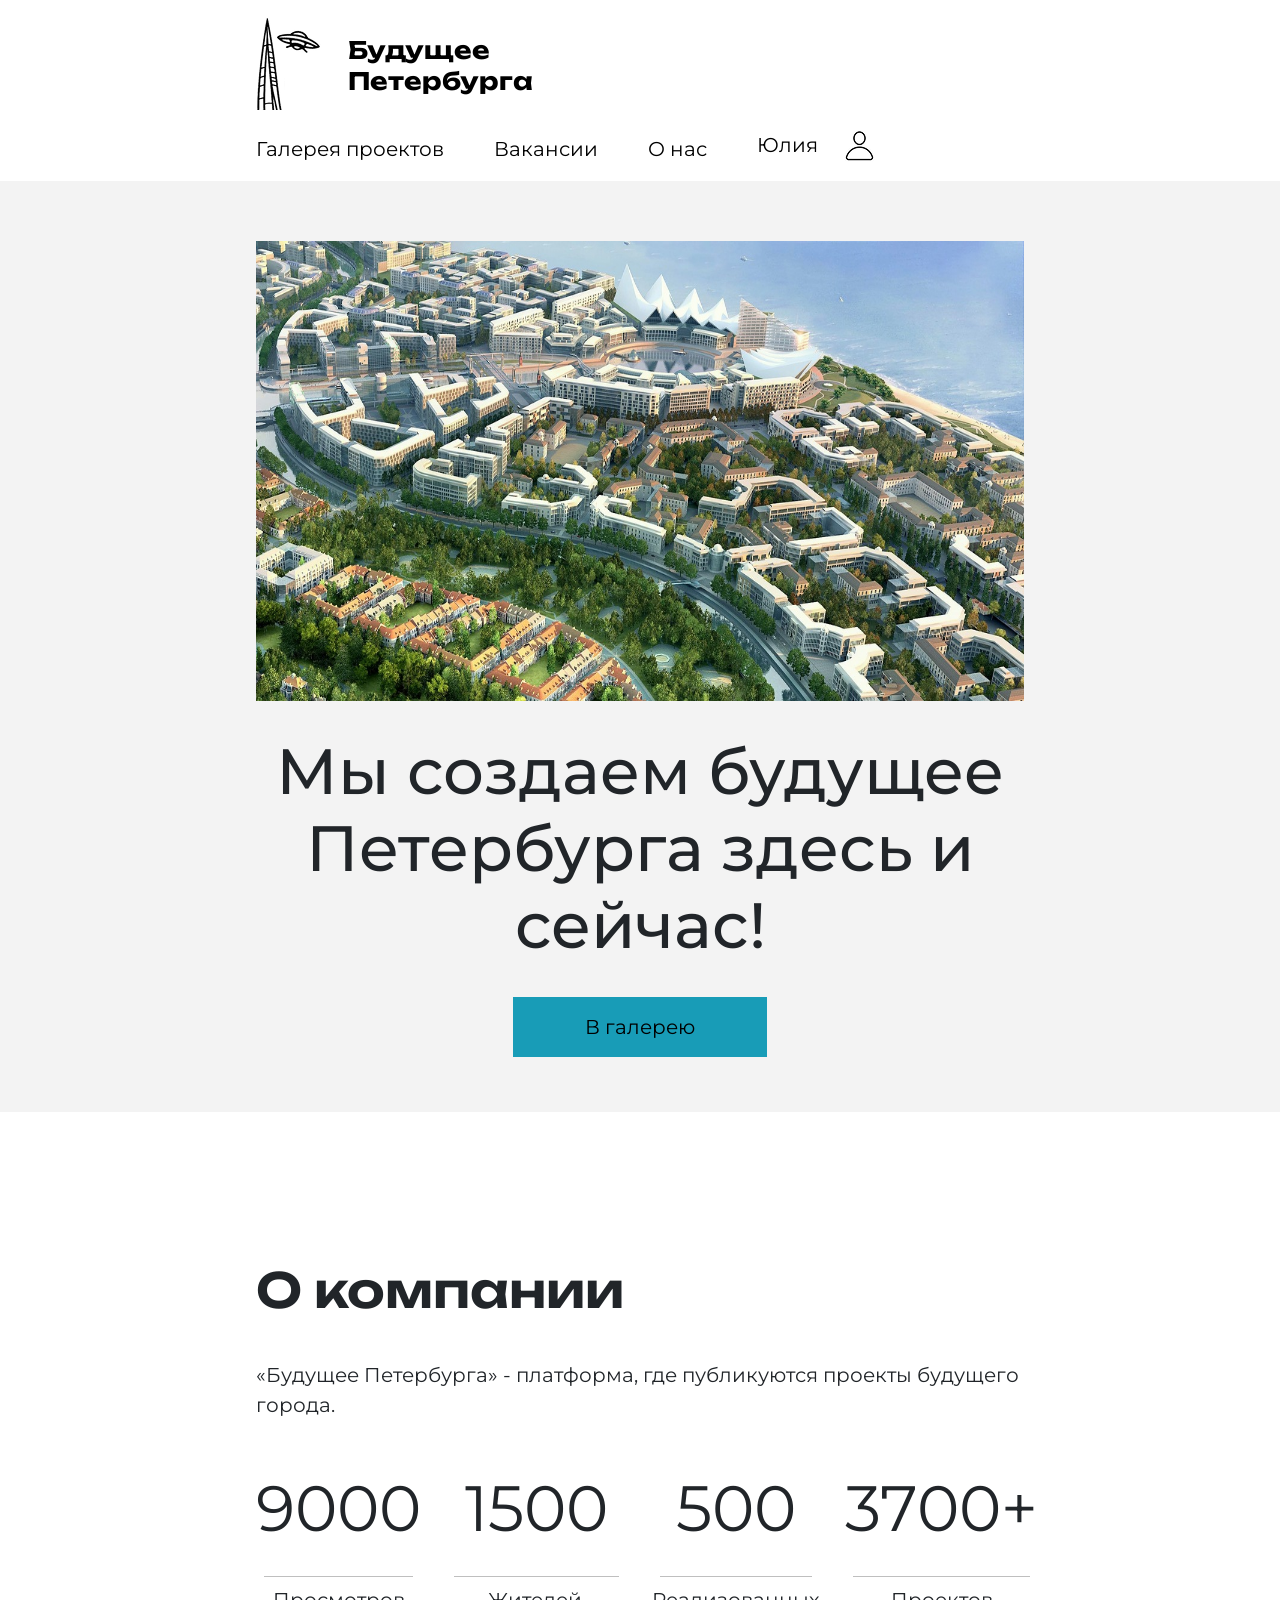
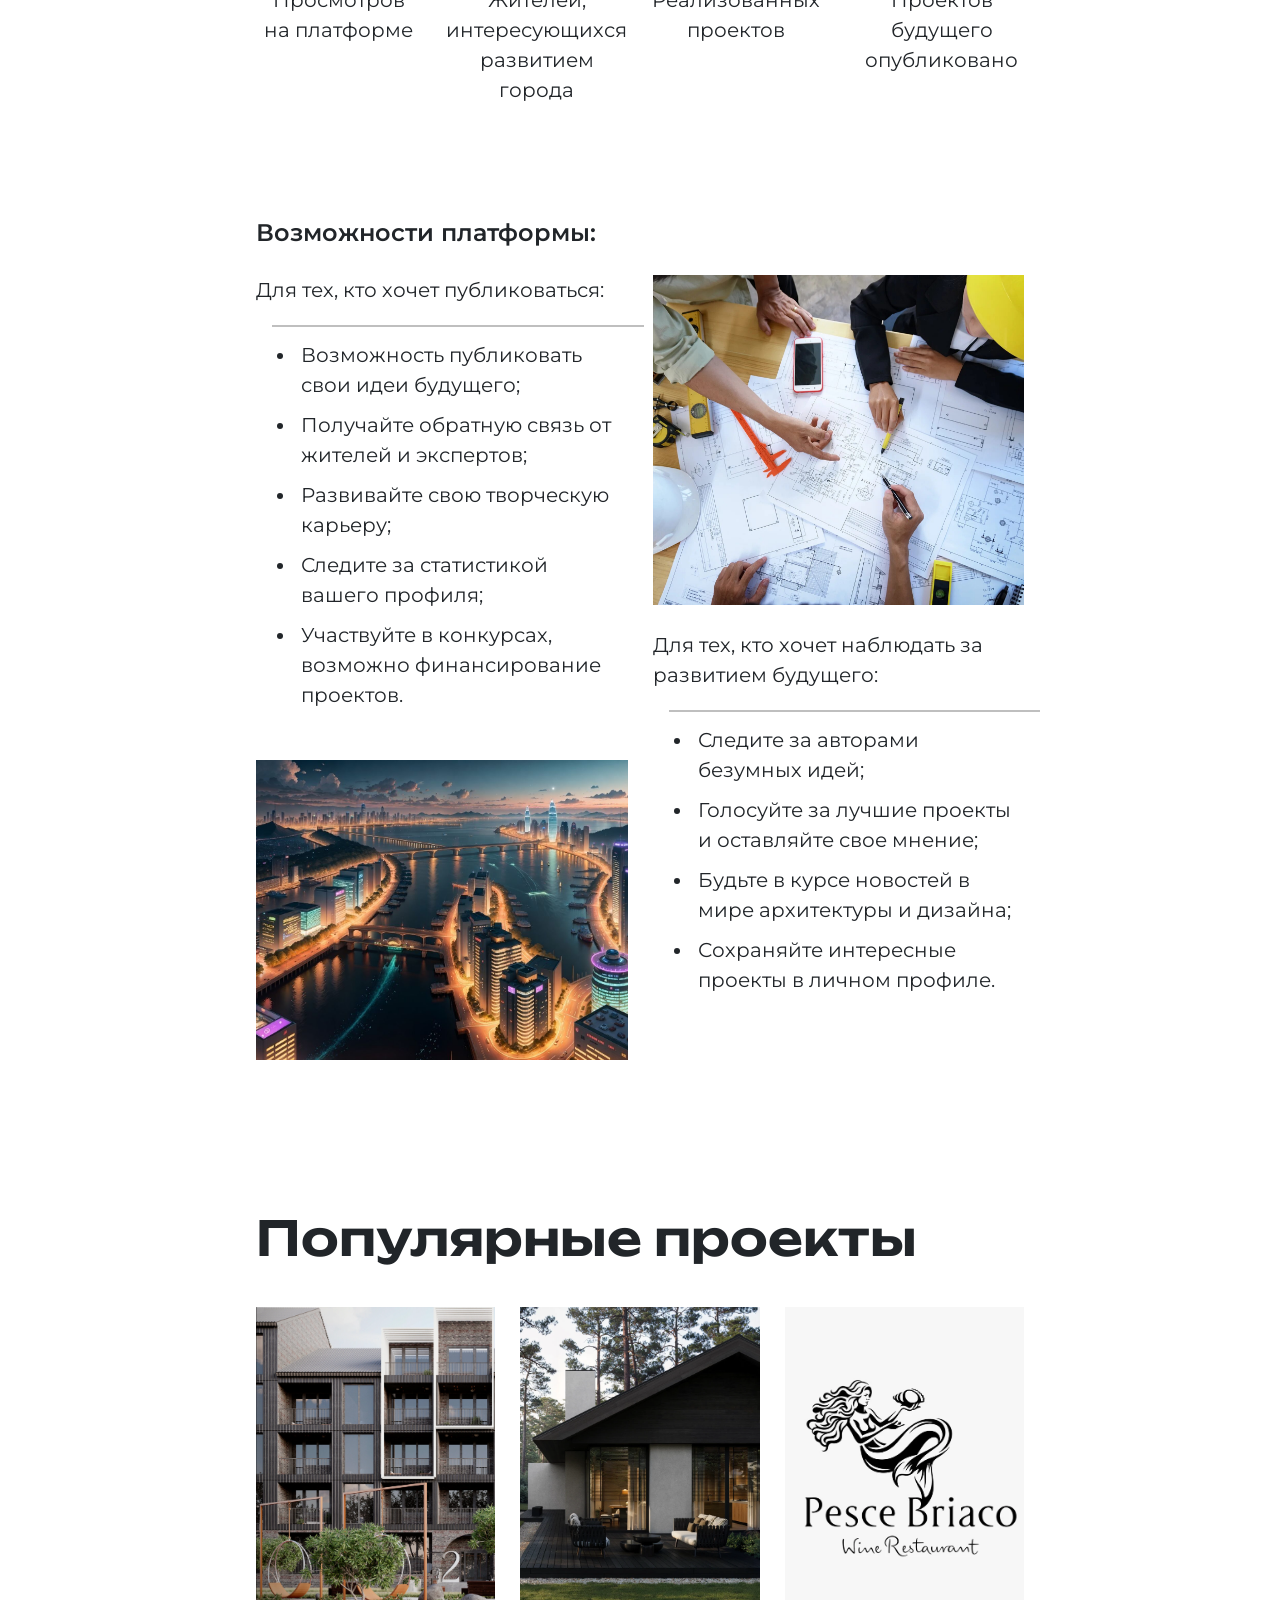
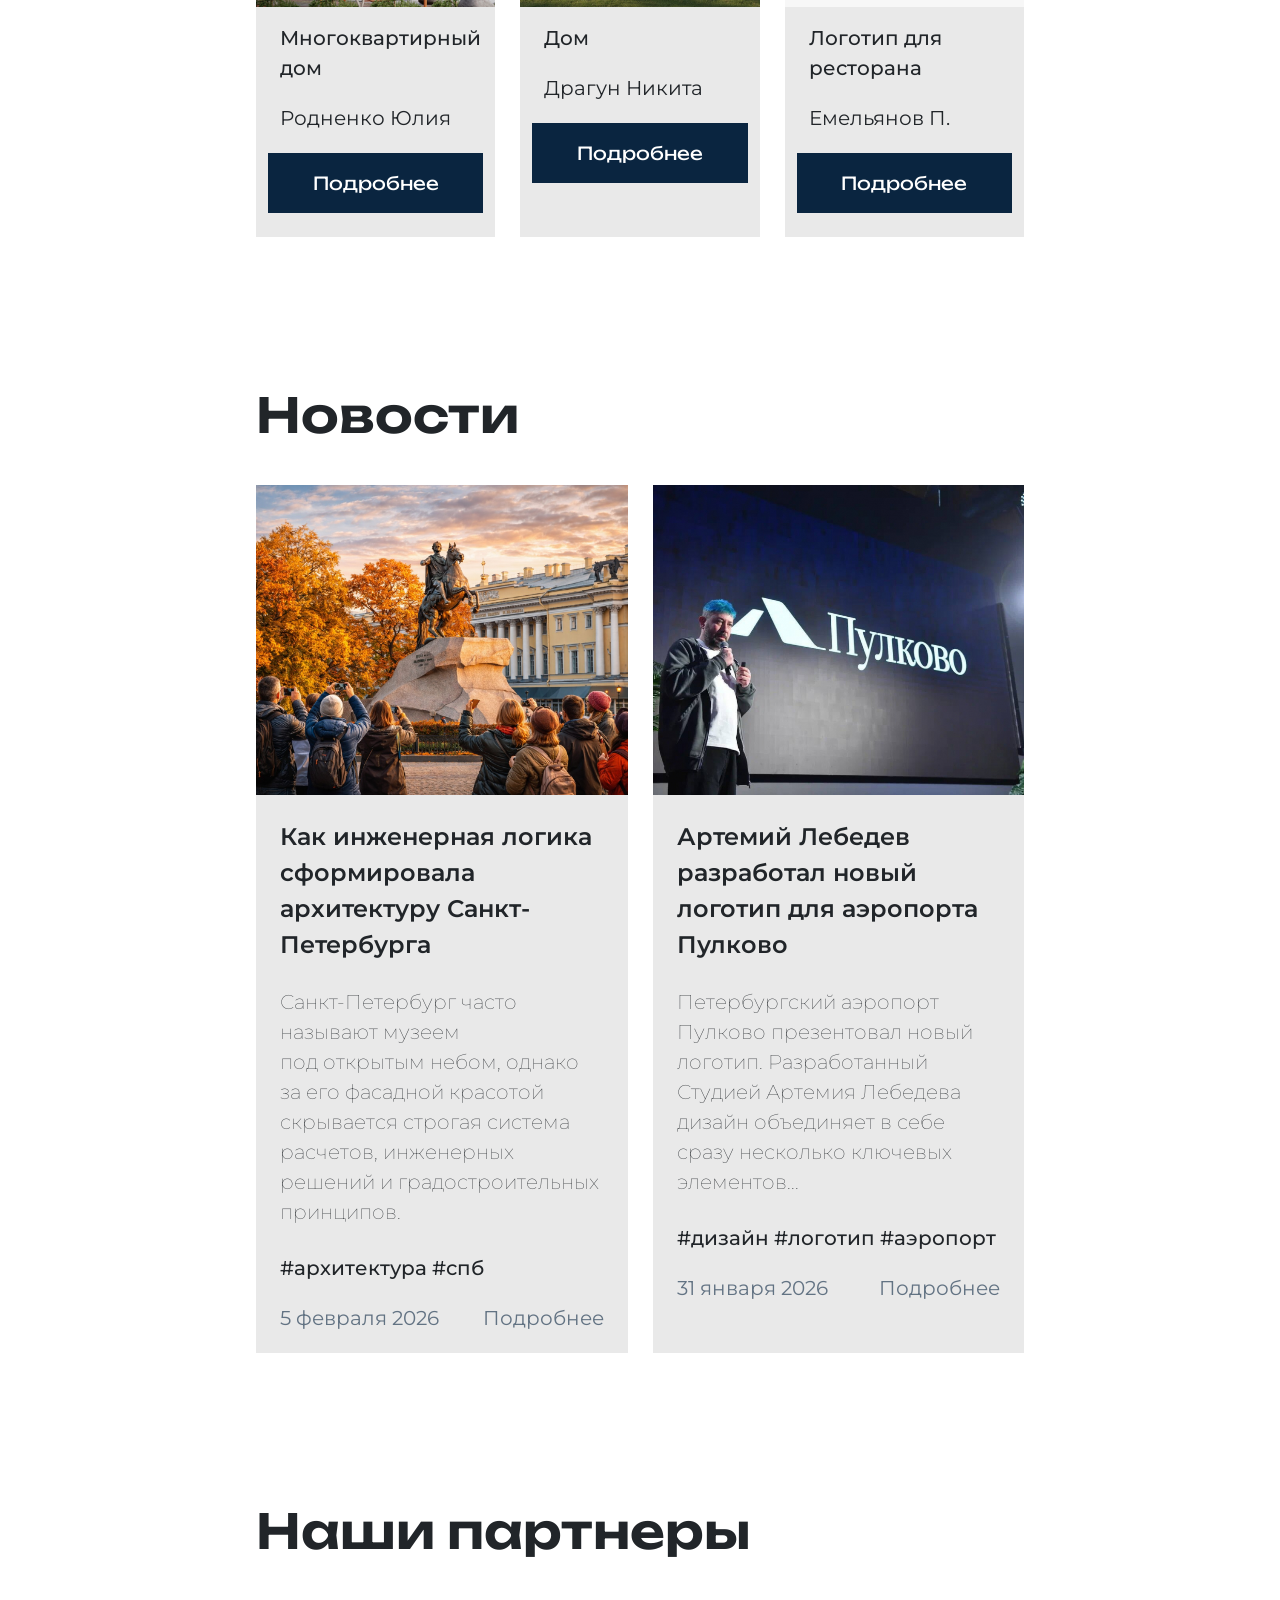
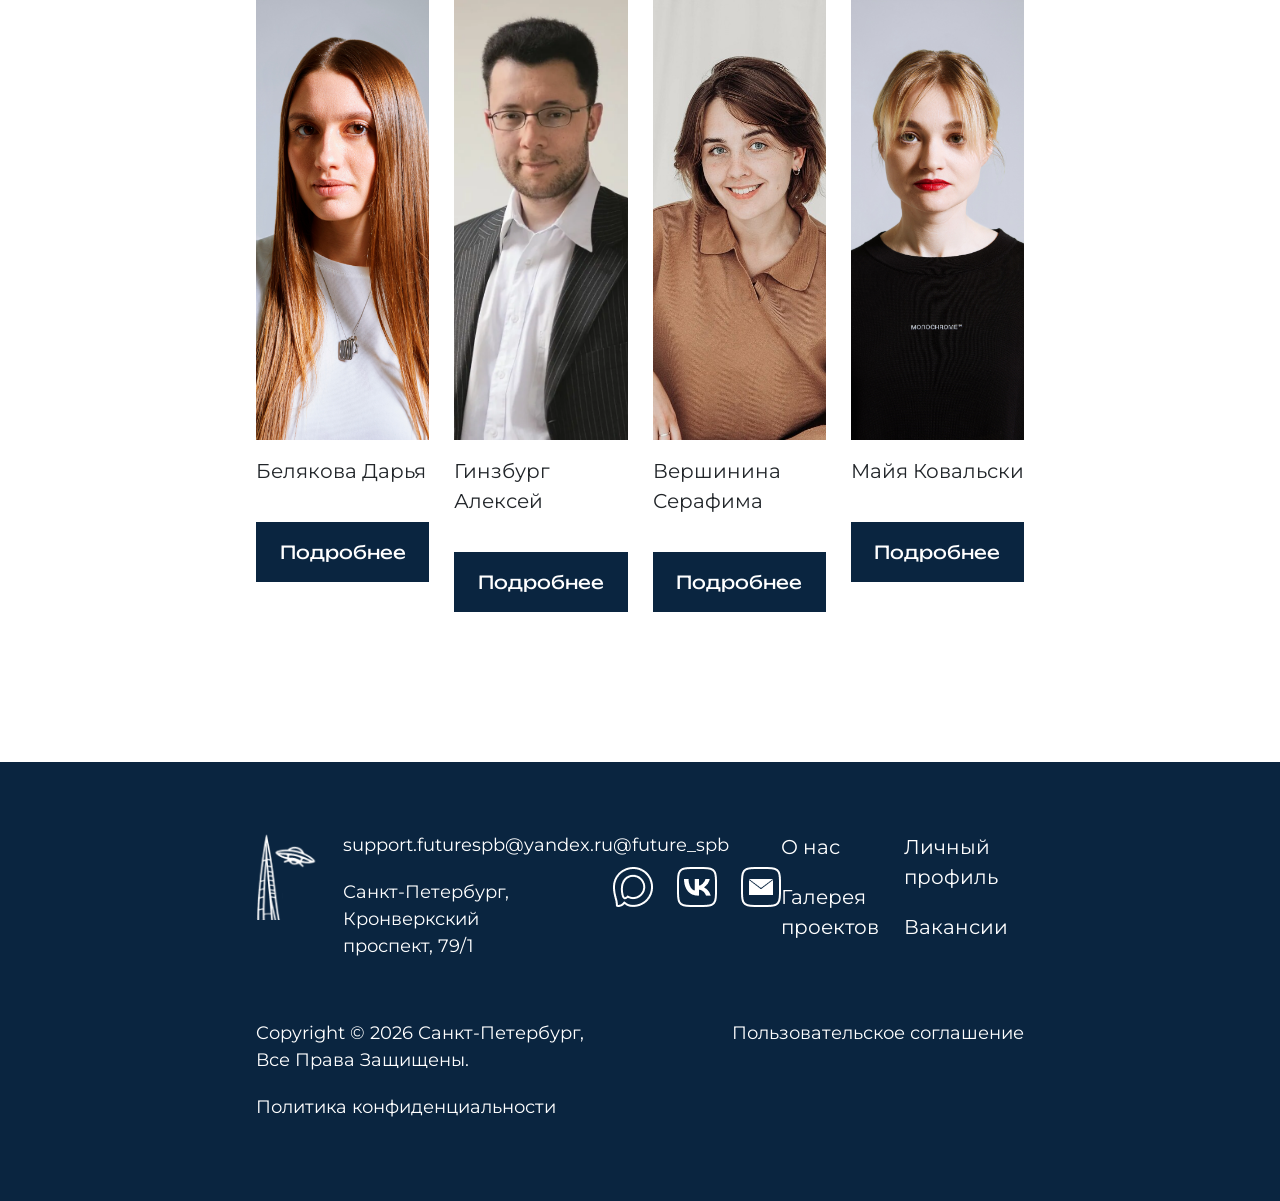
<file: index.html>
<!DOCTYPE html>
<html lang="en">
<head>
    <meta charset="UTF-8">
    <meta name="viewport" content="width=device-width, initial-scale=1.0">
    <title>Будущее Петербурга</title>
    <link href="https://cdn.jsdelivr.net/npm/bootstrap@5.3.8/dist/css/bootstrap.min.css" rel="stylesheet" integrity="sha384-sRIl4kxILFvY47J16cr9ZwB07vP4J8+LH7qKQnuqkuIAvNWLzeN8tE5YBujZqJLB" crossorigin="anonymous">
    <link href="https://fonts.googleapis.com/css?family=Unbounded" rel="stylesheet">
    <link rel="stylesheet" href="style.css"> 
</head>
<body>
    <div class="content">
        <header class="shapka">
                <div class="logo">
                    <img class="logo_img" src="img/Group 239.png" alt="logo">
                    <h2><a href="index.html">Будущее<br>Петербурга</a></h2>
                </div>
                <nav class="navigation">
                    <input type="checkbox" id="burger-checkbox" class="burger-checkbox">
                    <label for="burger-checkbox" class="burger-icon">
                        <span></span>
                        <span></span>
                        <span></span>
                    </label>
                    <ul class="nav-menu">
                        <li><a href="gallery.html">Галерея проектов</a></li>
                        <li><a href="jobs.html">Вакансии</a></li>
                        <li><a href="about_us.html">О нас</a></li>
                        <li>
                            <div class="profile_shapka">
                                <a href="profile.html">Юлия</a>
                                <img class="profile_icon" src="img/UserMale.png" alt="icon_profile">
                            </div>
                        </li>
                    </ul>
                </nav>
        </header>
    </div>
        <section  class="block_banner">
            <div class="content">
                <div class="banner_block">
                    <img class="img_homebanner" src="img/banner.jpg" alt="bannerimg">
                    <h1>Мы создаем будущее<br>Петербурга здесь и сейчас!</h1>
                    <button class="button_homebanner"><a href="gallery.html">В галерею</a></button>
                </div>
            </div>
        </section>
    <div class="content">
        <section class="section_n">
            <h2>О компании</h2>
            <p>«Будущее Петербурга» - платформа, где публикуются проекты будущего города.</p>
            <div class="stat">
                <div class="stat1">
                    <p class="stat_num">9000</p>
                    <hr>
                    <p>Просмотров на&nbsp;платформе</p>
                </div>
                <div class="stat1">
                    <p class="stat_num">1500</p>
                    <hr>
                    <p>Жителей, интересующихся развитием города</p>
                </div>
                <div class="stat1">
                    <p class="stat_num">500</p>
                    <hr>
                    <p>Реализованных проектов</p>
                </div>
                <div class="stat1">
                    <p class="stat_num">3700+</p>
                    <hr>
                    <p>Проектов будущего опубликовано</p>
                </div>
            </div>
            <p class="podzagolovok">Возможности платформы:</p>
            <div class="vozmojnosti">
                <div class="vozmojnosti_n">
                    <p>Для тех, кто хочет публиковаться:</p>
                    <hr>
                    <ul>
                        <li>Возможность публиковать свои идеи будущего;</li>
                        <li>Получайте обратную связь от жителей и&nbsp;экспертов;</li>
                        <li>Развивайте свою творческую карьеру;</li>
                        <li>Следите за статистикой вашего профиля;</li>
                        <li>Участвуйте в конкурсах, возможно финансирование проектов.</li>
                    </ul>
                    <img class="vozmojnosti_img1" src="img/vozmojnost2.jpg" alt="vozmojnost1img1">
                </div>
                <div class="vozmojnosti_n">
                    <img class="vozmojnosti_img2" src="img/vozmojnost1.jpg" alt="vozmojnost1img2">
                    <p>Для тех, кто хочет наблюдать за развитием будущего:</p>
                    <hr>
                    <ul>
                        <li>Следите за авторами безумных идей;</li>
                        <li>Голосуйте за лучшие проекты и оставляйте свое мнение;</li>
                        <li>Будьте в курсе новостей в мире архитектуры и&nbsp;дизайна;</li>
                        <li>Сохраняйте интересные проекты в личном профиле.</li>
                    </ul>
                </div>
            </div>    
        </section>
        <section>
            <h2>Популярные проекты</h2>
            <div class="popular_projects">
                <article class="popular_project">
                    <img class="popprojectimg" src="img/popproject1.png" alt="popprojectimg1">
                    <p class="heshtag">Многоквартирный дом</p>
                    <p>Родненко Юлия</p>
                    <div class="button_popproject_block">
                        <button class="button_popproject">Подробнее</button>
                    </div> 
                </article>
                <article class="popular_project">
                    <img class="popprojectimg" src="img/popproject2.png" alt="popprojectimg2">
                    <p class="heshtag">Дом</p>
                    <p>Драгун Никита</p>
                    <div class="button_popproject_block">
                        <button class="button_popproject">Подробнее</button>
                    </div>
                </article>
                <article class="popular_project">
                    <img class="popprojectimg" src="img/popproject3.png" alt="popprojectimg3">
                    <p class="heshtag">Логотип для ресторана</p>
                    <p>Емельянов П.</p>
                    <div class="button_popproject_block">
                        <button class="button_popproject">Подробнее</button>
                    </div>
                </article>
            </div>
        </section>
        <section>
            <h2>Новости</h2>
            <div class="novosti">
                <article class="novost">
                    <img class="novost_img" src="img/novost1.jpg" alt="imgnovost1">
                    <div class="novost_text">
                        <p class="podzagolovok">Как инженерная логика сформировала архитектуру Санкт-Петербурга</p>
                        <p class="text_light">Санкт-Петербург часто называют музеем под&nbsp;открытым небом, однако за его фасадной красотой скрывается строгая система расчетов, инженерных решений и&nbsp;градостроительных принципов.</p>
                        <p class="heshtag">#архитектура #спб</p>
                        <div class="novost_inf">
                            <p>5 февраля 2026</p>
                            <p>Подробнее</p>
                        </div>
                    </div> 
                </article>
                <article class="novost">
                    <img class="novost_img" src="img/novost2.jpg" alt="imgnovost2">
                    <div class="novost_text">
                        <p class="podzagolovok">Артемий Лебедев разработал новый логотип для аэропорта Пулково</p>
                        <p class="text_light">Петербургский аэропорт Пулково презентовал новый логотип. Разработанный Студией Артемия Лебедева дизайн объединяет в себе сразу несколько ключевых элементов...</p>
                        <p class="heshtag">#дизайн #логотип #аэропорт</p>
                        <div class="novost_inf">
                            <p>31 января 2026</p>
                            <p>Подробнее</p>
                        </div>
                    </div>
                </article> 
            </div>
        </section>
        <section>
            <h2>Наши партнеры</h2>
            <div class="partners">
                <div class="partner_n">
                    <img class="partnerimg" src="img/partner1.jpg" alt="partnerimg1">
                    <p>Белякова Дарья</p>
                    <button class="button_partners">Подробнее</button>
                </div>
                <div class="partner_n">
                    <img class="partnerimg" src="img/partner2.jpg" alt="partnerimg2">
                    <p>Гинзбург Алексей</p>
                    <button class="button_partners">Подробнее</button>
                </div>
                <div class="partner_n">
                    <img class="partnerimg" src="img/partner3.jpg" alt="partnerimg3">
                    <p>Вершинина Серафима</p>
                    <button class="button_partners">Подробнее</button>
                </div>
                <div class="partner_n">
                    <img class="partnerimg" src="img/partner4.jpg" alt="partnerimg4">
                    <p>Майя Ковальски</p>
                    <button class="button_partners">Подробнее</button>
                </div>
            </div>
        </section>
    </div>
    <footer>
        <div class="footer_1">
            <div class="fotter">
                <div class="fotter_logo">
                    <img class="logo_img_footer" src="img/Mask group.png" alt="logo_footeer">
                </div>   
                <div class="contacts_footer">
                    <p>support.futurespb@yandex.ru</p>
                    <p>Санкт-Петербург, Кронверкский<br>проспект, 79/1</p>
                </div> 
            </div>
            <div>
                <p style="margin-bottom: 8px;">@future_spb</p>
                <div class="icons_footer">
                    <img class="iconsfooter" src="img/max_icon_white.png" alt="max">
                    <img class="iconsfooter" src="img/vk_icon_white.png" alt="vk">
                    <img class="iconsfooter" src="img/mail_icon_white.png" alt="mail">
                </div>
            </div>
            <div class="footer_text">
                <p><a href="about_us.html">О нас</a></p>
                <p><a href="gallery.html">Галерея проектов</a></p>
            </div>
            <div class="footer_text">
                <p><a href="profile.html">Личный профиль</a></p>
                <p><a href="jobs.html">Вакансии</a></p>
            </div>
        </div>   
        <div class="footer_2">
            <p>Copyright © 2026 Санкт-Петербург,<br>Все Права Защищены.</p>
            <p>Пользовательское соглашение</p>
            <p>Политика конфиденциальности</p>
        </div>
    </footer>
    <script src="script.js"></script>
</body>
</html>
</file>
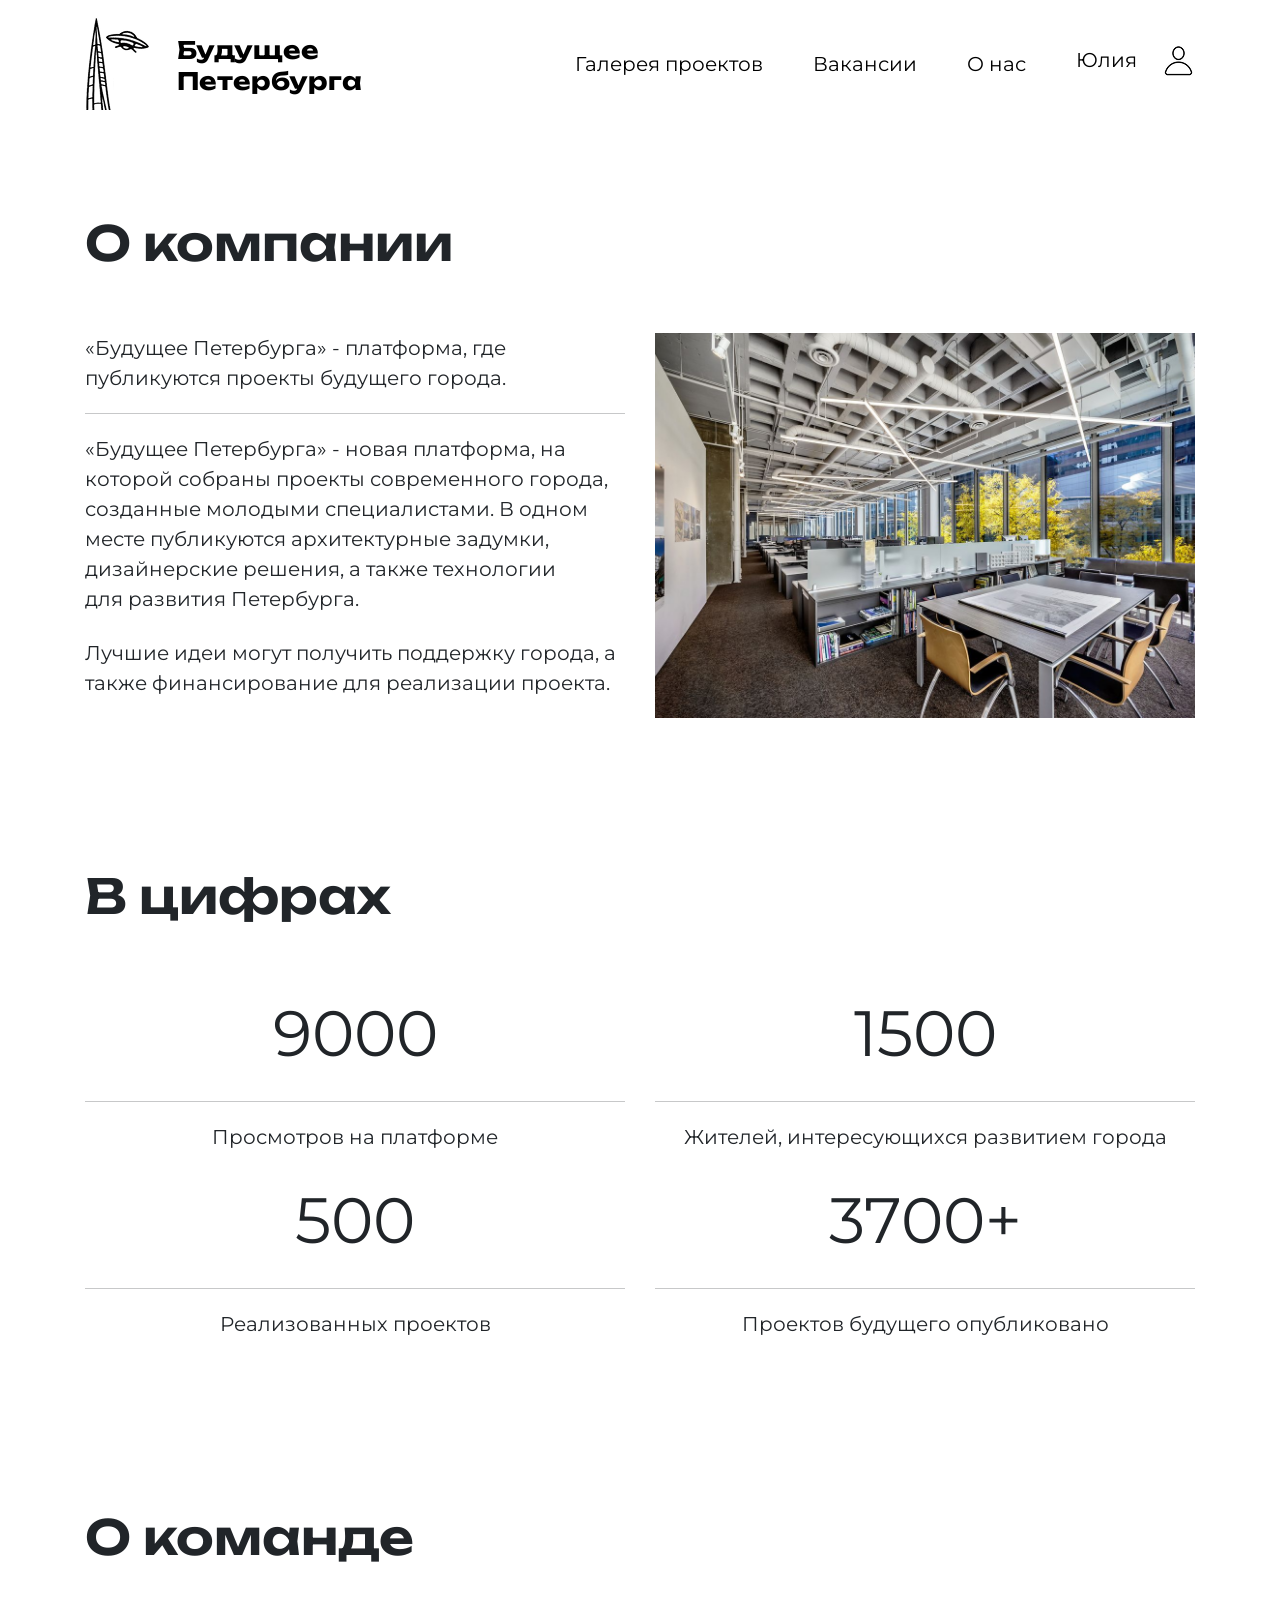
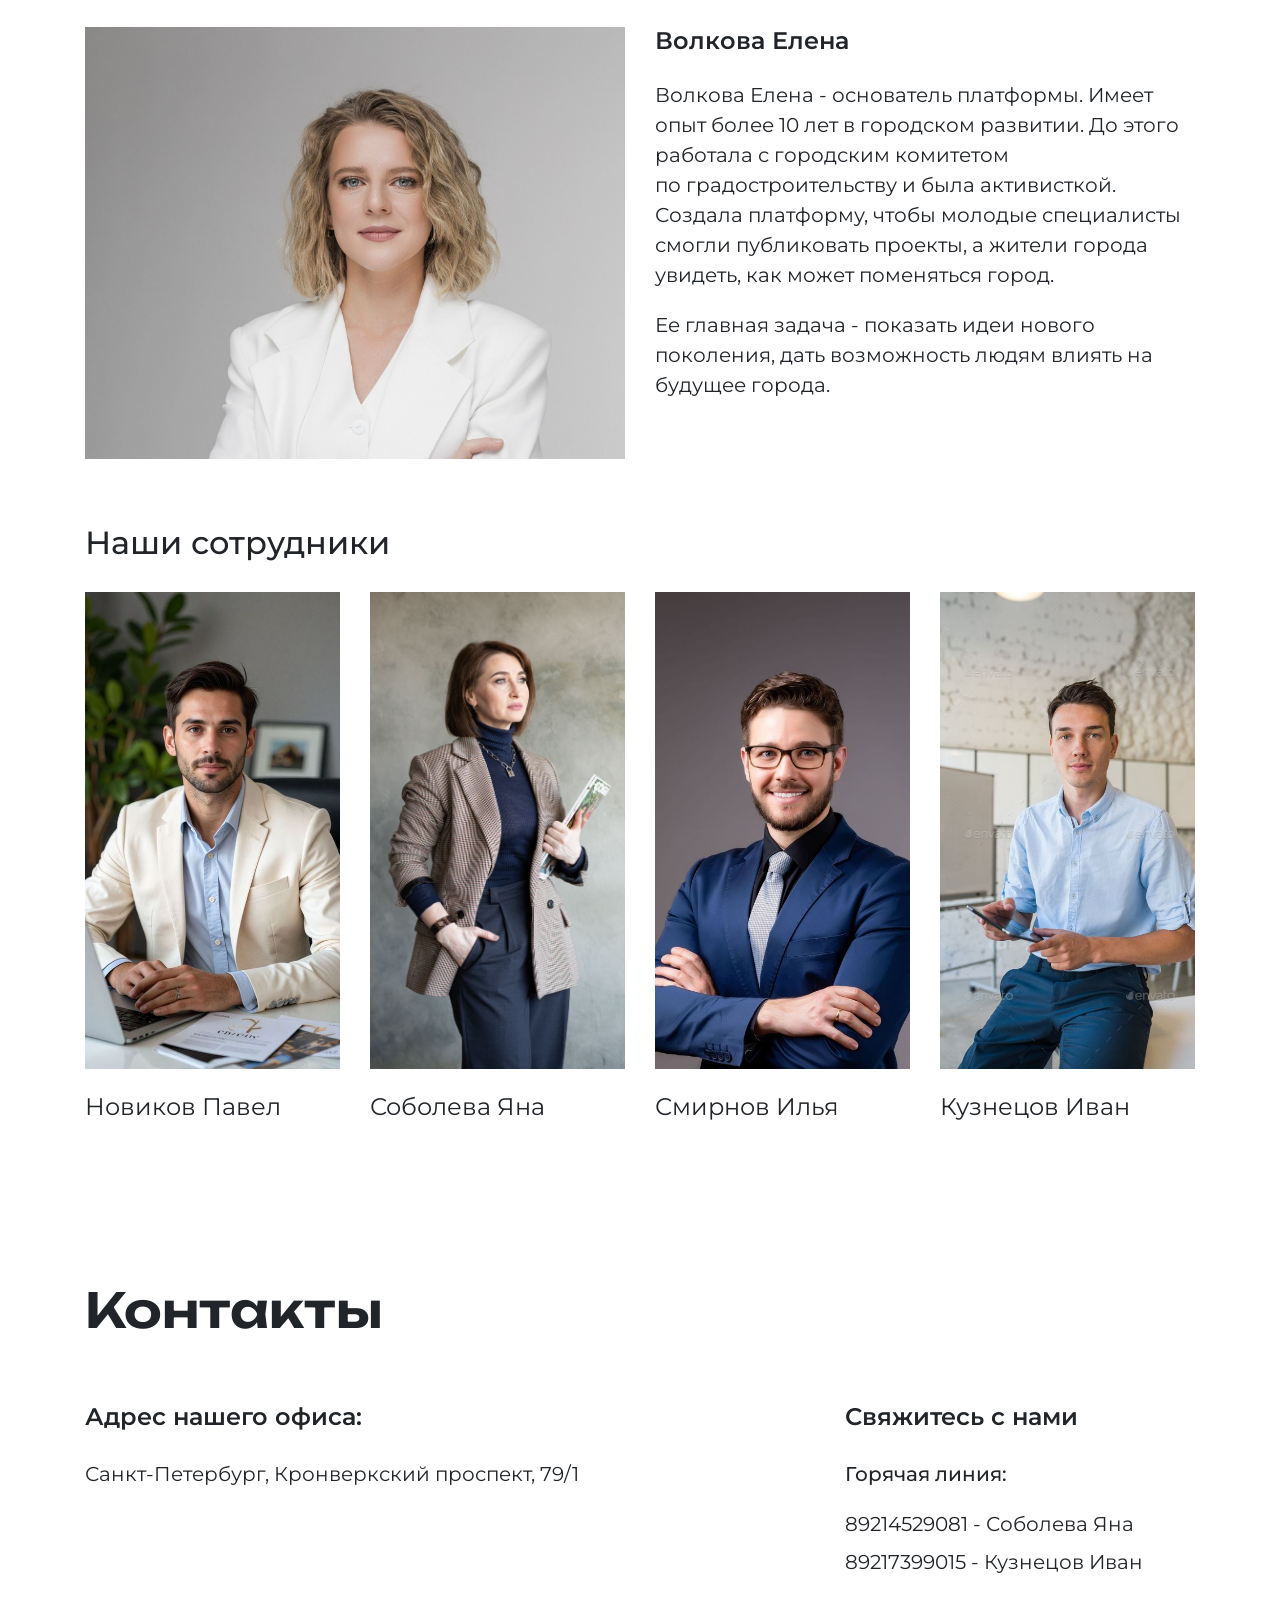
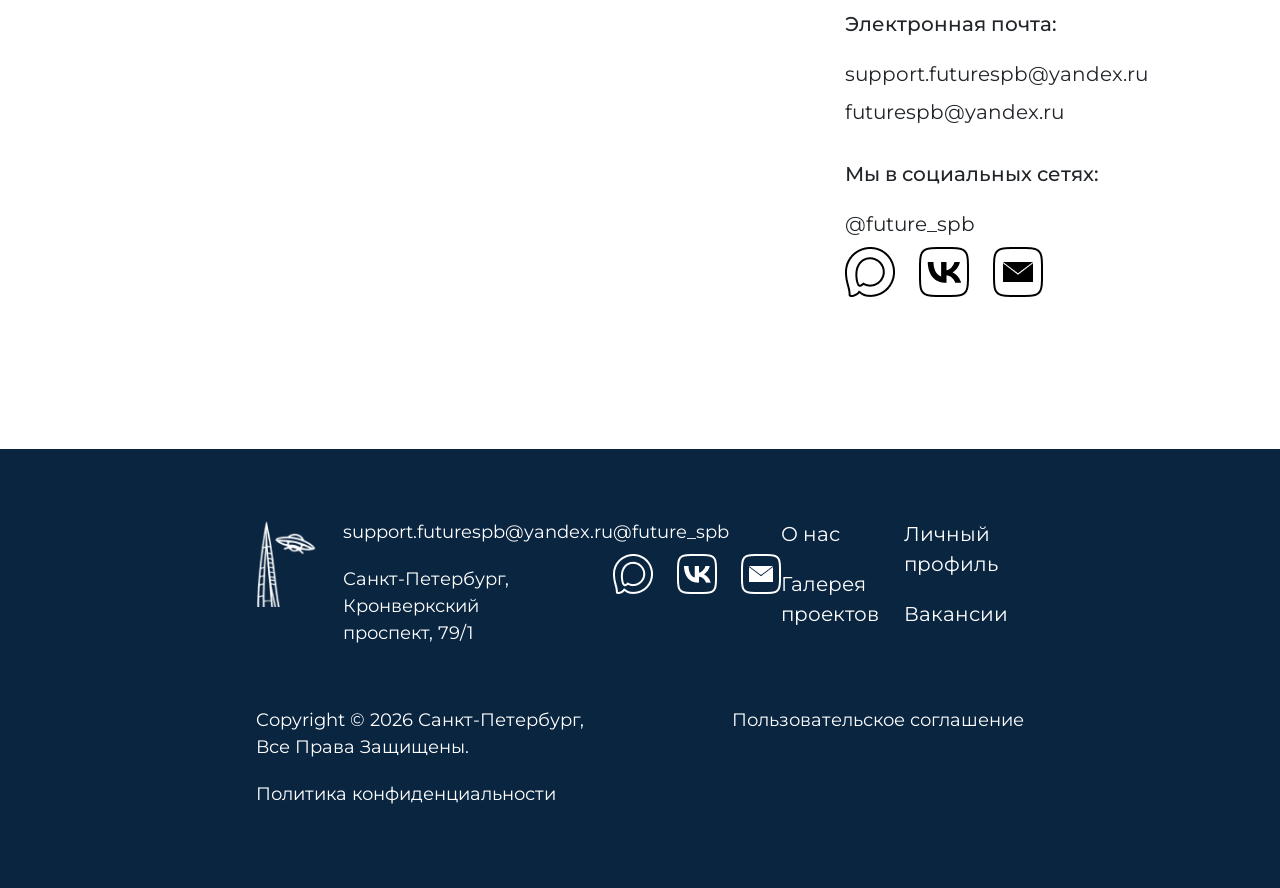
<file: about_us.html>
<!DOCTYPE html>
<html lang="en">
<head>
    <meta charset="UTF-8">
    <meta name="viewport" content="width=device-width, initial-scale=1.0">
    <title>О нас</title>
    <link href="https://cdn.jsdelivr.net/npm/bootstrap@5.3.8/dist/css/bootstrap.min.css" rel="stylesheet" integrity="sha384-sRIl4kxILFvY47J16cr9ZwB07vP4J8+LH7qKQnuqkuIAvNWLzeN8tE5YBujZqJLB" crossorigin="anonymous">
    <link href="https://fonts.googleapis.com/css?family=Unbounded" rel="stylesheet">
    <link rel="stylesheet" href="style.css">
</head>
<body>
    <div class="container">
         <header class="shapka">
                <div class="logo">
                    <img class="logo_img" src="img/Group 239.png" alt="logo">
                    <h2><a href="index.html">Будущее<br>Петербурга</a></h2>
                </div>
                <nav class="navigation">
                    <input type="checkbox" id="burger-checkbox" class="burger-checkbox">
                    <label for="burger-checkbox" class="burger-icon">
                        <span></span>
                        <span></span>
                        <span></span>
                    </label>
                    <ul class="nav-menu">
                        <li><a href="gallery.html">Галерея проектов</a></li>
                        <li><a href="jobs.html">Вакансии</a></li>
                        <li><a href="about_us.html">О нас</a></li>
                        <li>
                            <div class="profile_shapka">
                                <a href="profile.html">Юлия</a>
                                <img class="profile_icon" src="img/UserMale.png" alt="icon_profile">
                            </div>
                        </li>
                    </ul>
                </nav>
        </header>
    </div>
    <div class="container">
        <section>
            <h2 class="nameh2">О компании</h2>
            <div class="row">
                <div class="col-12 col-md-6">
                    <p>«Будущее Петербурга» - платформа, где публикуются проекты будущего города.</p>
                    <hr>
                    <p style="margin-bottom: 24px;">«Будущее Петербурга» - новая платформа, на которой собраны проекты современного города, созданные молодыми специалистами. В одном месте публикуются архитектурные задумки, дизайнерские решения, а&nbsp;также технологии для&nbsp;развития Петербурга.</p>
                    <p>Лучшие идеи могут получить поддержку города, а также финансирование для реализации проекта.</p>
                </div>
                <div class="col-12 col-md-6">
                    <img class="img_aboutcompany1" src="img/ofice.jpg" alt="aboutcompany">
                </div>
            </div>
        </section>
        <section>
            <h2 class="nameh2">В цифрах</h2>
            <div class="row">
                <div class="col-12 col-md-6" style="text-align: center;">
                    <p class="stat_num">9000</p>
                    <hr>
                    <p>Просмотров на платформе</p>
                </div>
                <div class="col-12 col-md-6" style="text-align: center;">
                    <p class="stat_num">1500</p>
                    <hr>
                    <p>Жителей, интересующихся развитием города</p>
                </div>
                <div class="col-12 col-md-6" style="text-align: center;">
                    <p class="stat_num">500</p>
                    <hr>
                    <p>Реализованных проектов</p>
                </div>
                <div class="col-12 col-md-6" style="text-align: center;">
                    <p class="stat_num">3700+</p>
                    <hr>
                    <p>Проектов будущего опубликовано</p>
                </div>
            </div>
        </section>
        <section>
            <h2 class="nameh2">О команде</h2>
            <div class="card mb-3" style="max-width: 1440px; ">
                <div class="row">
                    <div class="col-12 col-md-6">
                    <img src="img/rucovoditel.jpg" class="img-fluid rounded-start" alt="imgrucovoditel">
                    </div>
                    <div class="col-12 col-md-6">
                    <div class="card-body">
                        <h5 class="card-title">Волкова Елена</h5>
                        <p class="card-text">Волкова Елена - основатель платформы. Имеет опыт более 10 лет в&nbsp;городском развитии. До этого работала с городским комитетом по&nbsp;градостроительству и&nbsp;была активисткой. Создала платформу, чтобы молодые специалисты смогли публиковать проекты, а&nbsp;жители города увидеть, как может поменяться город.</p>
                        <p class="card-text">Ее главная задача - показать идеи нового поколения, дать возможность людям влиять на будущее города.</p>
                    </div>
                    </div>
                </div>
            </div>
            <div class="row">
                <p style="font-size: 32px; font-weight: 500; margin-bottom: 25px;">Наши сотрудники</p>
                <div class="col-6 col-lg-3">
                    <div class="card">
                        <img src="img/sotrudnik1.jpg" class="card-img-top" alt="imgsotrudnik1">
                        <div class="card-body">
                            <h3>Новиков Павел</h3>
                        </div>
                    </div>
                </div>
                <div class="col-6 col-lg-3">
                    <div class="card">
                        <img src="img/sotrudnik2.jpg" class="card-img-top" alt="imgsotrudnik2">
                        <div class="card-body">
                            <h3>Соболева Яна</h3>
                        </div>
                    </div>
                </div>
                <div class="col-6 col-lg-3">
                    <div class="card">
                        <img src="img/sotrudnik3.jpg" class="card-img-top" alt="imgsotrudnik3">
                        <div class="card-body">
                            <h3>Смирнов Илья</h3>
                        </div>
                    </div>
                </div>
                <div class="col-6 col-lg-3">
                    <div class="card">
                        <img src="img/sotrudnik4.jpg" class="card-img-top" alt="imgsotrudnik4">
                        <div class="card-body">
                            <h3>Кузнецов Иван</h3>
                        </div>
                    </div>
                </div>
            </div>
        </section>
        <section>
            <h2 class="nameh2">Контакты</h2>
            <div class="row">
                <div class="col-12 col-lg-8">
                    <p class="podzagolovok">Адрес нашего офиса:</p>
                    <p>Санкт-Петербург, Кронверкский проспект, 79/1</p>
                    <div class="row">
                        <iframe src="https://yandex.ru/map-widget/v1/?um=constructor%3A940e2715fa0e9ee7b9e1ac0b7c96cde95091405b0a78d7231d396c7394f8c6b1&amp;source=constructor" width="100%" height="390px" frameborder="0"></iframe>
                    </div>
                </div>
                <div class="col-12 col-lg-4">
                    <div class="contactss">
                        <div class="link_us">
                            <p class="podzagolovok">Свяжитесь с нами</p>
                            <p class="medium-24">Горячая линия:</p>
                            <div class="text-contacts">
                                <p>89214529081 - Соболева Яна</p>
                                <p>89217399015 - Кузнецов Иван</p>
                            </div>
                            <p class="medium-24">Электронная почта:</p>
                            <div class="text-contacts">
                                <p>support.futurespb@yandex.ru</p>
                                <p>futurespb@yandex.ru</p>
                            </div>
                        </div>
                        <div class="social_s">
                            <p class="medium-24">Мы в социальных сетях:</p>
                            <p style=" margin-bottom: 0;">@future_spb</p>
                            <div class="icons_media">
                                <img class="iconsfooter" src="img/max_icon_black.png" alt="max">
                                <img class="iconsfooter" src="img/vk_icon_black.png" alt="vk">
                                <img class="iconsfooter" src="img/mail_icon_black.png" alt="mail">
                            </div>
                        </div>
                    </div>
                </div>
            </div>
            </div>
        </section>
    </div>
    <footer>
        <div class="footer_1">
            <div class="fotter">
                <div class="fotter_logo">
                    <img class="logo_img_footer" src="img/Mask group.png" alt="logo_footeer">
                </div>   
                <div class="contacts_footer">
                    <p>support.futurespb@yandex.ru</p>
                    <p>Санкт-Петербург, Кронверкский<br>проспект, 79/1</p>
                </div> 
            </div>
            <div>
                <p style="margin-bottom: 8px;">@future_spb</p>
                <div class="icons_footer">
                    <img class="iconsfooter" src="img/max_icon_white.png" alt="max">
                    <img class="iconsfooter" src="img/vk_icon_white.png" alt="vk">
                    <img class="iconsfooter" src="img/mail_icon_white.png" alt="mail">
                </div>
            </div>
            <div class="footer_text">
                <p><a href="about_us.html">О нас</a></p>
                <p><a href="gallery.html">Галерея проектов</a></p>
            </div>
            <div class="footer_text">
                <p><a href="profile.html">Личный профиль</a></p>
                <p><a href="jobs.html">Вакансии</a></p>
            </div>
        </div>   
        <div class="footer_2">
            <p>Copyright © 2026 Санкт-Петербург,<br>Все Права Защищены.</p>
            <p>Пользовательское соглашение</p>
            <p>Политика конфиденциальности</p>
        </div>
    </footer>
    <script src="script.js"></script>
</body>
</html>
</file>
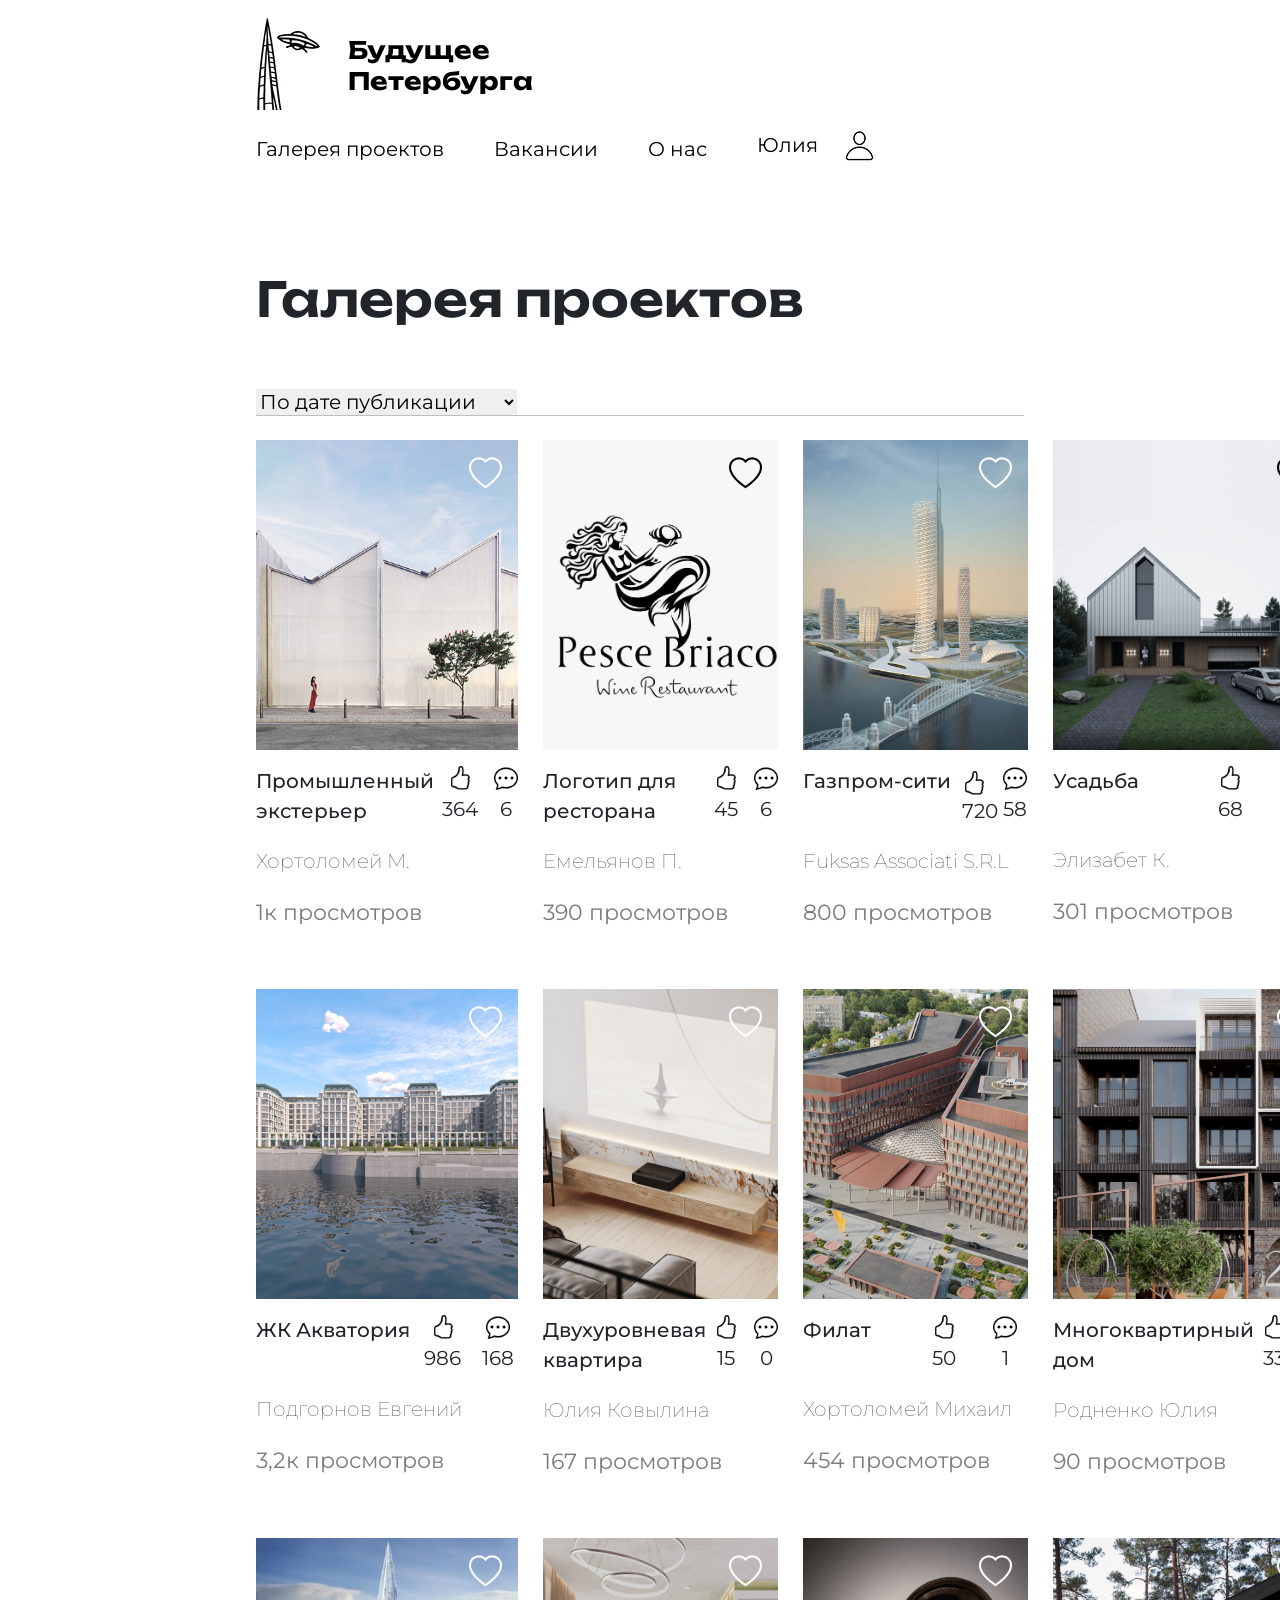
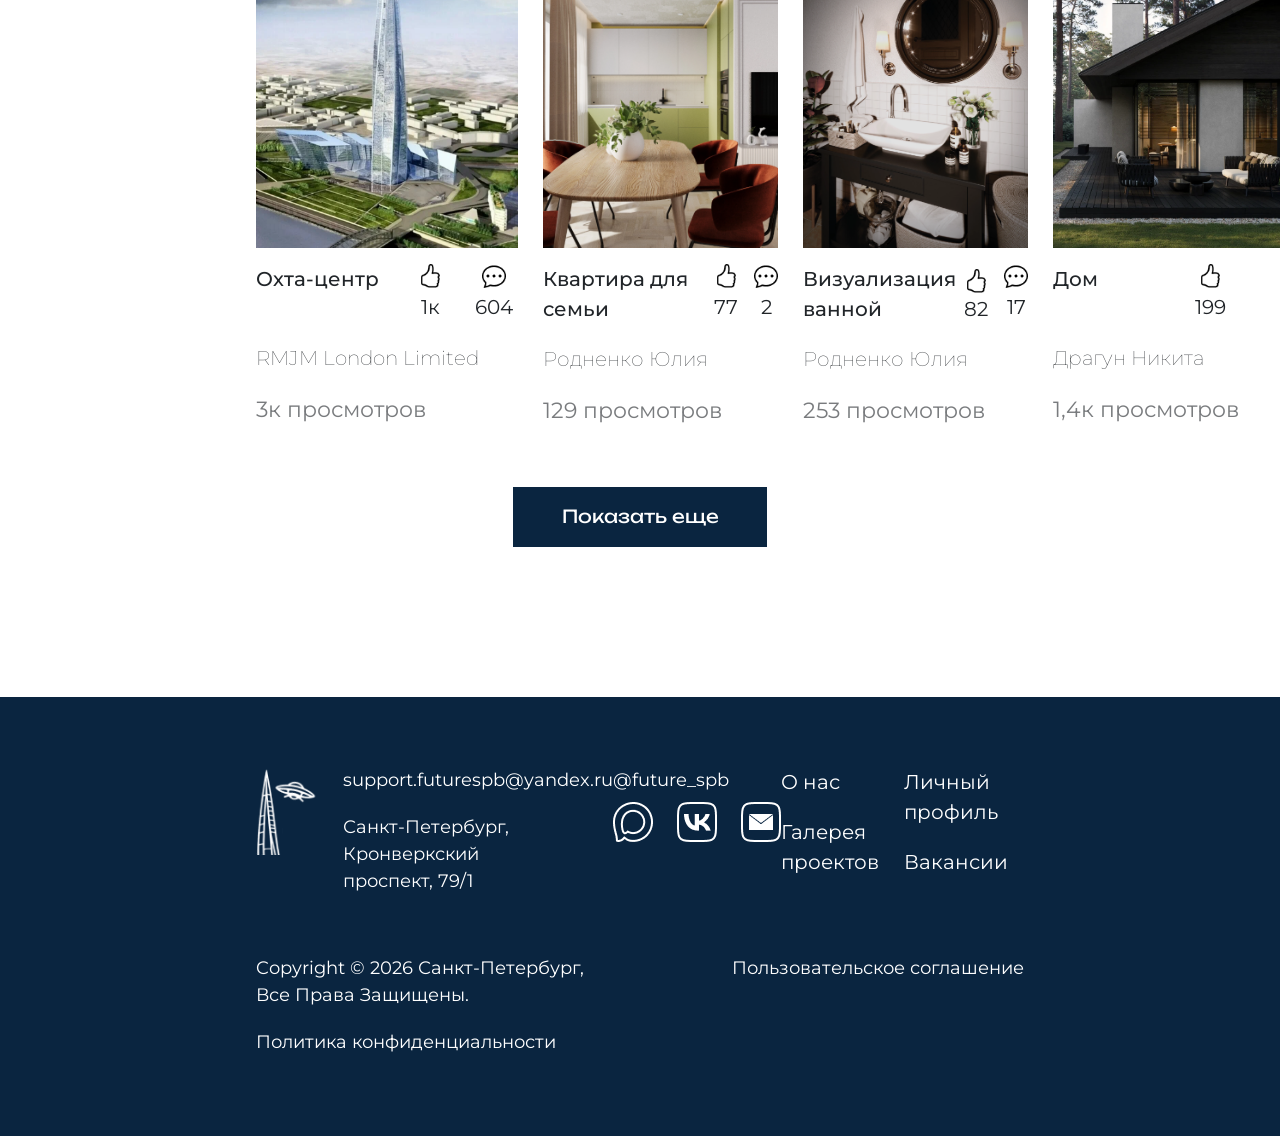
<file: gallery.html>
<!DOCTYPE html>
<html lang="en">
<head>
    <meta charset="UTF-8">
    <meta name="viewport" content="width=device-width, initial-scale=1.0">
    <title>Галерея</title>
    <link href="https://cdn.jsdelivr.net/npm/bootstrap@5.3.8/dist/css/bootstrap.min.css" rel="stylesheet" integrity="sha384-sRIl4kxILFvY47J16cr9ZwB07vP4J8+LH7qKQnuqkuIAvNWLzeN8tE5YBujZqJLB" crossorigin="anonymous">
    <link href="https://fonts.googleapis.com/css?family=Unbounded" rel="stylesheet">
    <link rel="stylesheet" href="style.css">
</head>
<body>
    <div class="content">
        <header class="shapka">
                <div class="logo">
                    <img class="logo_img" src="img/Group 239.png" alt="logo">
                    <h2><a href="index.html">Будущее<br>Петербурга</a></h2>
                </div>
                <nav class="navigation">
                    <input type="checkbox" id="burger-checkbox" class="burger-checkbox">
                    <label for="burger-checkbox" class="burger-icon">
                        <span></span>
                        <span></span>
                        <span></span>
                    </label>
                    <ul class="nav-menu">
                        <li><a href="gallery.html">Галерея проектов</a></li>
                        <li><a href="jobs.html">Вакансии</a></li>
                        <li><a href="about_us.html">О нас</a></li>
                        <li>
                            <div class="profile_shapka">
                                <a href="profile.html">Юлия</a>
                                <img class="profile_icon" src="img/UserMale.png" alt="icon_profile">
                            </div>
                        </li>
                    </ul>
                </nav>
        </header>
    </div>
    <div class="content">
        <section>
            <h2 class="nameh2">Галерея проектов</h2>
            <div class="filter1">
                <select id="mySelect">
                    <option value="publication_date">По дате публикации</option>
                    <option value="popularity">По популярности</option>
                    <option value="area_of_creativity">По области творчества</option>
                </select>
                <!-- <p>По дате публикации</p> -->
                <!-- <img class="arrowdownimg" src="img/arrow_down.png" alt="icon_arrow_down"> -->
            </div>
            <hr class="filterr">
            <div class="grid_gallery">

                <article class="gallery_projects">
                    <div class="images">
                        <img class="galleryimg" src="img/project1.jpg" alt="gallery_project1">
                        <img class="heart" src="img/white_heart.png" alt="heart1">
                    </div>
                    <div class="article_text_all">
                        <div class="article_text">
                            <p style="font-weight: 500;">Промышленный экстерьер</p>
                        </div>
                        <div class="article_twolike">
                            <div class="article_stat_n">
                                <img class="icons_gallery" src="img/hand-thumbs-up.png" alt="like">
                                <p>364</p>
                            </div>
                            <div class="article_stat_n">
                                <img class="icons_gallery" src="img/chat-dots.png" alt="comment">
                                <p>6</p>
                            </div>
                        </div>
                    </div>
                    <p style="font-weight: 100;">Хортоломей М.</p>
                    <p class="article_views">1к просмотров</p>
                </article>

                <article class="gallery_projects">
                    <div class="images">
                        <img class="galleryimg" src="img/popproject3.png" alt="gallery_project2">
                        <img class="heart" src="img/black_heart.png" alt="heart2">
                    </div>
                    <div class="article_text_all">
                        <div class="article_text">
                            <p style="font-weight: 500;">Логотип для ресторана</p>
                        </div>
                        <div class="article_twolike">
                            <div class="article_stat_n">
                                <img class="icons_gallery" src="img/hand-thumbs-up.png" alt="like">
                                <p>45</p>
                            </div>
                            <div class="article_stat_n">
                                <img class="icons_gallery" src="img/chat-dots.png" alt="comment">
                                <p>6</p>
                            </div>
                        </div>
                    </div>
                    <p style="font-weight: 100;">Емельянов П.</p>
                    <p class="article_views">390 просмотров</p>
                </article>

                <article class="gallery_projects">
                    <div class="images">
                        <img class="galleryimg" src="img/gazprom.jpg" alt="gallery_project3">
                        <img class="heart" src="img/white_heart.png" alt="heart1">
                    </div>
                    <div class="article_text_all">
                        <div class="article_text">
                            <p style="font-weight: 500;">Газпром-сити</p>
                            
                        </div>
                        <div class="article_twolike">
                            <div class="icons_gallery" class="article_stat_n">
                                <img class="icons_gallery" src="img/hand-thumbs-up.png" alt="like">
                                <p>720</p>
                            </div>
                            <div class="article_stat_n">
                                <img class="icons_gallery" src="img/chat-dots.png" alt="comment">
                                <p>58</p>
                            </div>
                        </div>
                    </div>
                    <p style="font-weight: 100;">Fuksas Associati S.R.L</p>
                    <p class="article_views">800 просмотров</p>
                </article>

                <article class="gallery_projects">
                    <div class="images">
                        <img class="galleryimg" src="img/usadba.png" alt="gallery_project4">
                        <img class="heart" src="img/black_heart.png" alt="heart2">
                    </div>
                    <div class="article_text_all">
                        <div class="article_text">
                            <p style="font-weight: 500;">Усадьба</p>
                            
                        </div>
                        <div class="article_twolike">
                            <div class="article_stat_n">
                                <img class="icons_gallery" src="img/hand-thumbs-up.png" alt="like">
                                <p>68</p>
                            </div>
                            <div class="article_stat_n">
                                <img class="icons_gallery" src="img/chat-dots.png" alt="comment">
                                <p>0</p>
                            </div>
                        </div>
                    </div>
                    <p style="font-weight: 100;">Элизабет К.</p>
                    <p class="article_views">301 просмотров</p>
                </article>

                <article class="gallery_projects">
                    <div class="images">
                        <img class="galleryimg" src="img/aquatoria.jpg" alt="gallery_project5">
                        <img class="heart" src="img/white_heart.png" alt="heart1">
                    </div>
                    <div class="article_text_all">
                        <div class="article_text">
                            <p style="font-weight: 500;">ЖК Акватория</p>
                            
                        </div>
                        <div class="article_twolike">
                            <div class="article_stat_n">
                                <img class="icons_gallery" src="img/hand-thumbs-up.png" alt="like">
                                <p>986</p>
                            </div>
                            <div class="article_stat_n">
                                <img class="icons_gallery" src="img/chat-dots.png" alt="comment">
                                <p>168</p>
                            </div>
                        </div>
                    </div>
                    <p style="font-weight: 100;">Подгорнов Евгений</p>
                    <p class="article_views">3,2к просмотров</p>
                </article>

                <article class="gallery_projects">
                    <div class="images">
                        <img class="galleryimg" src="img/2lvlkv.png" alt="gallery_project6">
                        <img class="heart" src="img/white_heart.png" alt="heart1">
                    </div>
                    <div class="article_text_all">
                        <div class="article_text">
                            <p style="font-weight: 500;">Двухуровневая квартира</p>
                            
                        </div>
                        <div class="article_twolike">
                            <div class="article_stat_n">
                                <img class="icons_gallery" src="img/hand-thumbs-up.png" alt="like">
                                <p>15</p>
                            </div>
                            <div class="article_stat_n">
                                <img class="icons_gallery" src="img/chat-dots.png" alt="comment">
                                <p>0</p>
                            </div>
                        </div>
                    </div>
                    <p style="font-weight: 100;">Юлия Ковылина</p>
                    <p class="article_views">167 просмотров</p>
                </article>

                <article class="gallery_projects">
                    <div class="images">
                        <img class="galleryimg" src="img/filat.png" alt="gallery_project7">
                        <img class="heart" src="img/white_heart.png" alt="heart1">
                    </div>
                    <div class="article_text_all">
                        <div class="article_text">
                            <p style="font-weight: 500;">Филат</p>
                            
                        </div>
                        <div class="article_twolike">
                            <div class="article_stat_n">
                                <img class="icons_gallery" src="img/hand-thumbs-up.png" alt="like">
                                <p>50</p>
                            </div>
                            <div class="article_stat_n">
                                <img class="icons_gallery" src="img/chat-dots.png" alt="comment">
                                <p>1</p>
                            </div>
                        </div>
                    </div>
                    <p style="font-weight: 100;">Хортоломей Михаил</p>
                    <p class="article_views">454 просмотров</p>
                </article>

                <article class="gallery_projects">
                    <div class="images">
                        <img class="galleryimg" src="img/popproject1.png" alt="gallery_project8">
                        <img class="heart" src="img/white_heart.png" alt="heart1">
                    </div>
                    <div class="article_text_all">
                        <div class="article_text">
                            <p style="font-weight: 500;">Многоквартирный дом</p>
                            
                        </div>
                        <div class="article_twolike">
                            <div class="article_stat_n">
                                <img class="icons_gallery" src="img/hand-thumbs-up.png" alt="like">
                                <p>33</p>
                            </div>
                            <div class="article_stat_n">
                                <img class="icons_gallery" src="img/chat-dots.png" alt="comment">
                                <p>10</p>
                            </div>
                        </div>
                    </div>
                    <p style="font-weight: 100;">Родненко Юлия</p>
                    <p class="article_views">90 просмотров</p>
                </article>

                <article class="gallery_projects">
                    <div class="images">
                        <img class="galleryimg" src="img/ohta.jpg" alt="gallery_project9">
                        <img class="heart" src="img/white_heart.png" alt="heart1">
                    </div>
                    <div class="article_text_all">
                        <div class="article_text">
                            <p style="font-weight: 500;">Охта-центр</p>
                            
                        </div>
                        <div class="article_twolike">
                            <div class="article_stat_n">
                                <img class="icons_gallery" src="img/hand-thumbs-up.png" alt="like">
                                <p>1к</p>
                            </div>
                            <div class="article_stat_n">
                                <img class="icons_gallery" src="img/chat-dots.png" alt="comment">
                                <p>604</p>
                            </div>
                        </div>
                    </div>
                    <p style="font-weight: 100;">RMJM London Limited</p>
                    <p class="article_views">3к просмотров</p>
                </article>

                <article class="gallery_projects">
                    <div class="images">
                        <img class="galleryimg" src="img/kvforyoungerfamily.png" alt="gallery_project10">
                        <img class="heart" src="img/white_heart.png" alt="heart1">
                    </div>
                    <div class="article_text_all">
                        <div class="article_text">
                            <p style="font-weight: 500;">Квартира для семьи</p>
                            
                        </div>
                        <div class="article_twolike">
                            <div class="article_stat_n">
                                <img class="icons_gallery" src="img/hand-thumbs-up.png" alt="like">
                                <p>77</p>
                            </div>
                            <div class="article_stat_n">
                                <img class="icons_gallery" src="img/chat-dots.png" alt="comment">
                                <p>2</p>
                            </div>
                        </div>
                    </div>
                    <p style="font-weight: 100;">Родненко Юлия</p>
                    <p class="article_views">129 просмотров</p>
                </article>

                <article class="gallery_projects">
                    <div class="images">
                        <img class="galleryimg" src="img/bathroom.png" alt="gallery_project11">
                        <img class="heart" src="img/white_heart.png" alt="heart1">
                    </div>
                    <div class="article_text_all">
                        <div class="article_text">
                            <p style="font-weight: 500;">Визуализация ванной</p>

                        </div>
                        <div class="article_twolike">
                            <div class="icons_gallery" class="article_stat_n">
                                <img class="icons_gallery" src="img/hand-thumbs-up.png" alt="like">
                                <p>82</p>
                            </div>
                            <div class="article_stat_n">
                                <img class="icons_gallery" src="img/chat-dots.png" alt="comment">
                                <p>17</p>
                            </div>
                        </div>
                    </div>
                    <p style="font-weight: 100;">Родненко Юлия</p>
                    <p class="article_views">253 просмотров</p>
                </article>

                <article class="gallery_projects">
                    <div class="images">
                        <img class="galleryimg" src="img/popproject2.png" alt="gallery_project12">
                        <img class="heart" src="img/white_heart.png" alt="heart1">
                    </div>
                    <div class="article_text_all">
                        <div class="article_text">
                            <p style="font-weight: 500;">Дом</p>
                            
                        </div>
                        <div class="article_twolike">
                            <div class="article_stat_n">
                                <img class="icons_gallery" src="img/hand-thumbs-up.png" alt="like">
                                <p>199</p>
                            </div>
                            <div class="article_stat_n">
                                <img class="icons_gallery" src="img/chat-dots.png" alt="comment">
                                <p>9</p>
                            </div>
                        </div>
                    </div>
                    <p style="font-weight: 100;">Драгун Никита</p>
                    <p class="article_views">1,4к просмотров</p>
                </article>
            </div>
            <div class="button_gallery">
                <button class="gallery_button">Показать еще</button>
            </div>
        </section>
    </div>
    <footer>
        <div class="footer_1">
            <div class="fotter">
                <div class="fotter_logo">
                    <img class="logo_img_footer" src="img/Mask group.png" alt="logo_footeer">
                </div>   
                <div class="contacts_footer">
                    <p>support.futurespb@yandex.ru</p>
                    <p>Санкт-Петербург, Кронверкский<br>проспект, 79/1</p>
                </div> 
            </div>
            <div>
                <p style="margin-bottom: 8px;">@future_spb</p>
                <div class="icons_footer">
                    <img class="iconsfooter" src="img/max_icon_white.png" alt="max">
                    <img class="iconsfooter" src="img/vk_icon_white.png" alt="vk">
                    <img class="iconsfooter" src="img/mail_icon_white.png" alt="mail">
                </div>
            </div>
            <div class="footer_text">
                <p><a href="about_us.html">О нас</a></p>
                <p><a href="gallery.html">Галерея проектов</a></p>
            </div>
            <div class="footer_text">
                <p><a href="profile.html">Личный профиль</a></p>
                <p><a href="jobs.html">Вакансии</a></p>
            </div>
        </div>   
        <div class="footer_2">
            <p>Copyright © 2026 Санкт-Петербург,<br>Все Права Защищены.</p>
            <p>Пользовательское соглашение</p>
            <p>Политика конфиденциальности</p>
        </div>
    </footer>
    <script src="script.js"></script>
</body>
</html>
</file>
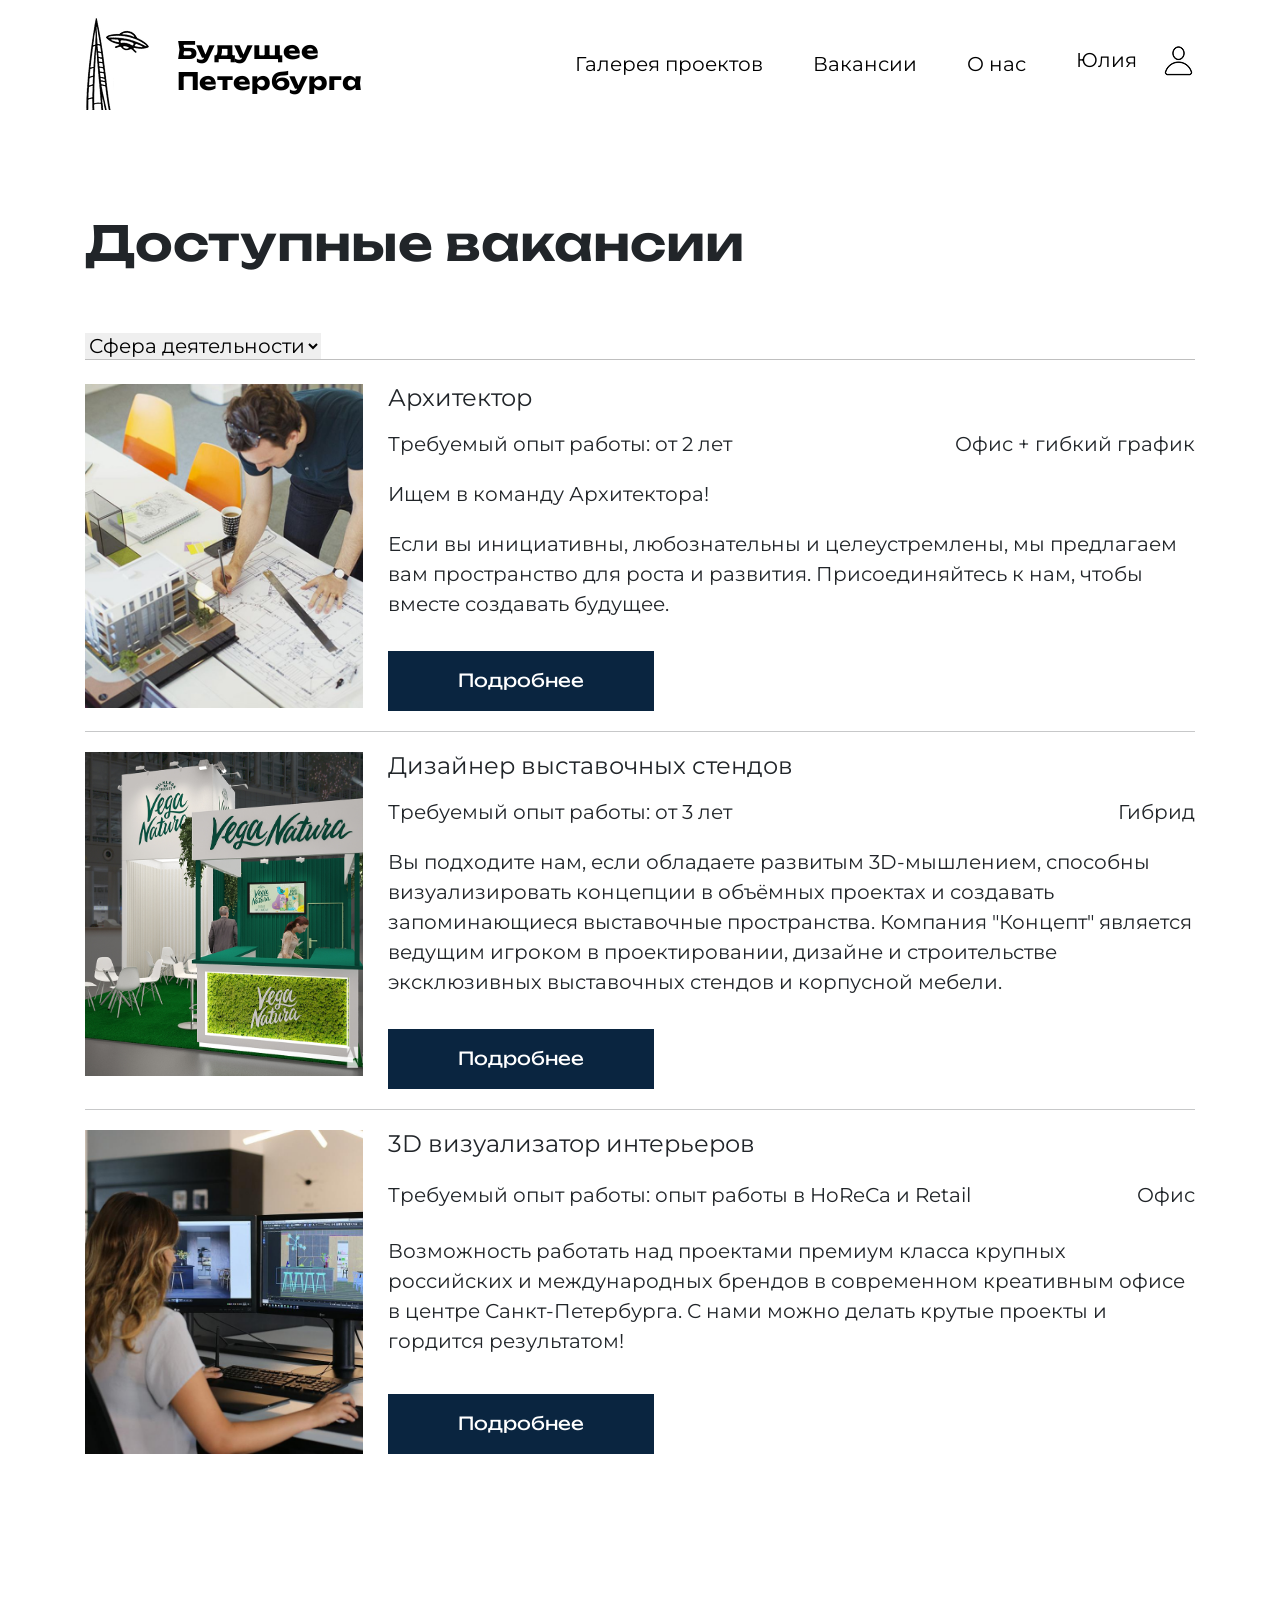
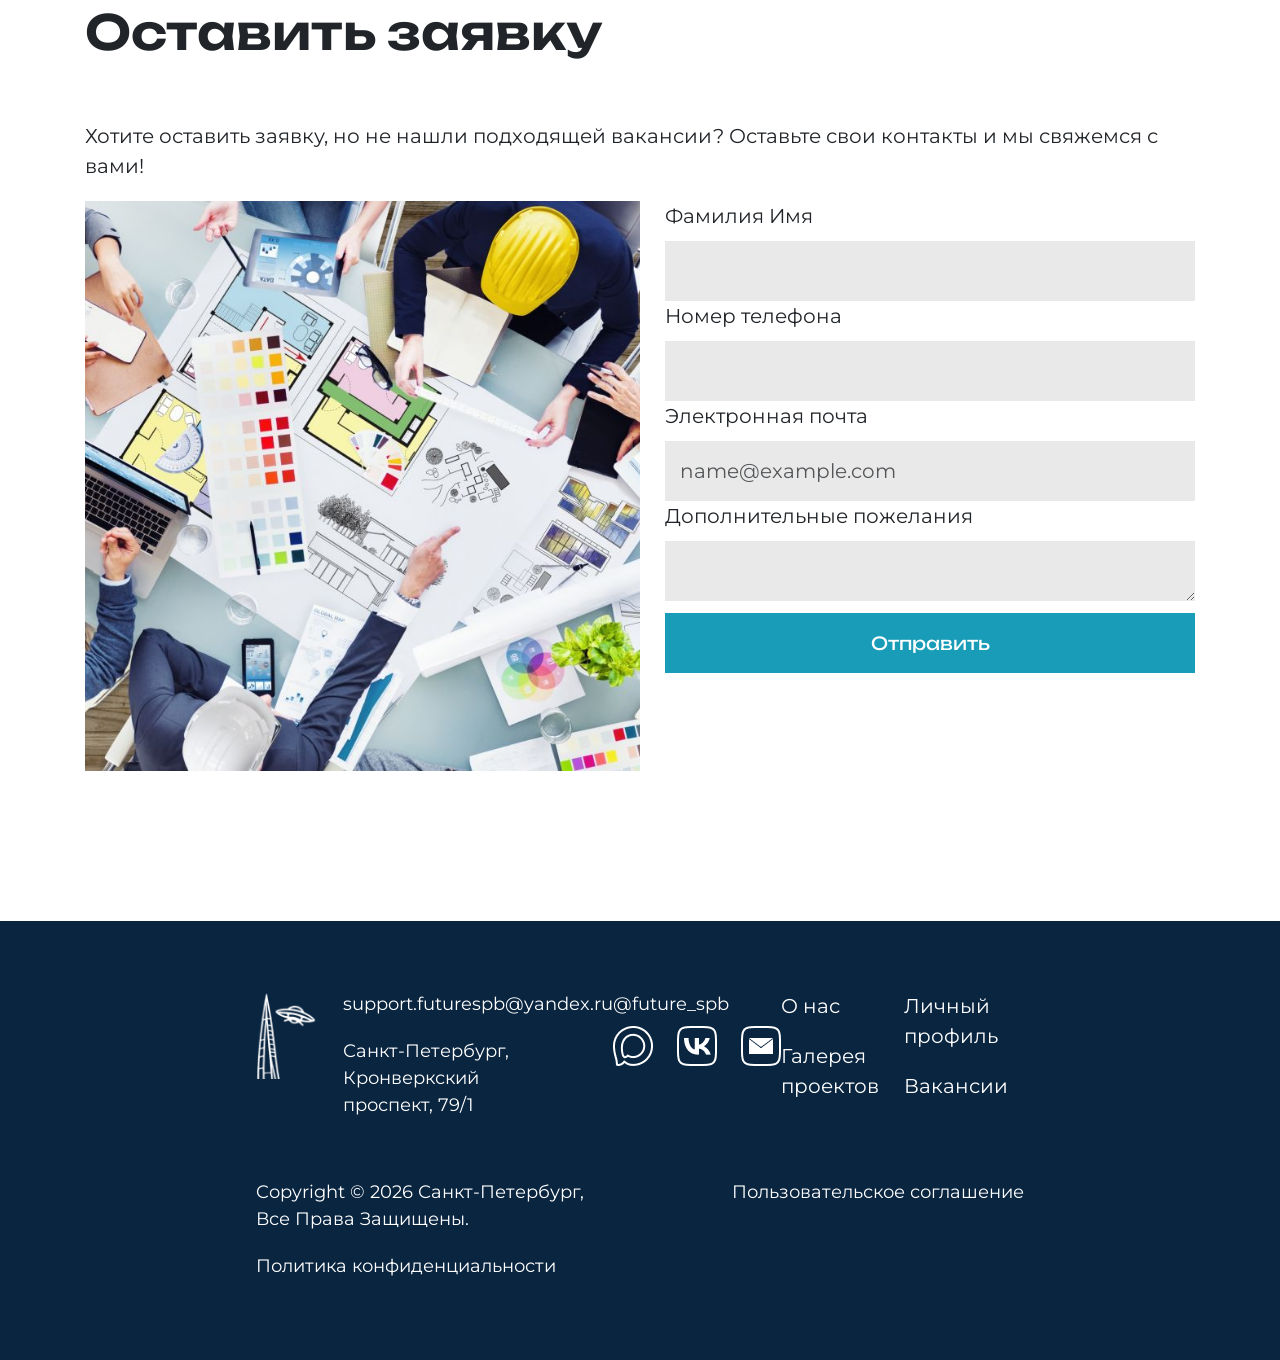
<file: jobs.html>
<!DOCTYPE html>
<html lang="en">
<head>
    <meta charset="UTF-8">
    <meta name="viewport" content="width=device-width, initial-scale=1.0">
    <title>Вакансии</title>
    <link href="https://cdn.jsdelivr.net/npm/bootstrap@5.3.8/dist/css/bootstrap.min.css" rel="stylesheet" integrity="sha384-sRIl4kxILFvY47J16cr9ZwB07vP4J8+LH7qKQnuqkuIAvNWLzeN8tE5YBujZqJLB" crossorigin="anonymous">
    <link href="https://fonts.googleapis.com/css?family=Unbounded" rel="stylesheet">
    <link rel="stylesheet" href="style.css">
</head>
<body>
    <div class="container">
         <header class="shapka">
                <div class="logo">
                    <img class="logo_img" src="img/Group 239.png" alt="logo">
                    <h2><a href="index.html">Будущее<br>Петербурга</a></h2>
                </div>
                <nav class="navigation">
                    <input type="checkbox" id="burger-checkbox" class="burger-checkbox">
                    <label for="burger-checkbox" class="burger-icon">
                        <span></span>
                        <span></span>
                        <span></span>
                    </label>
                    <ul class="nav-menu">
                        <li><a href="gallery.html">Галерея проектов</a></li>
                        <li><a href="jobs.html">Вакансии</a></li>
                        <li><a href="about_us.html">О нас</a></li>
                        <li>
                            <div class="profile_shapka">
                                <a href="profile.html">Юлия</a>
                                <img class="profile_icon" src="img/UserMale.png" alt="icon_profile">
                            </div>
                        </li>
                    </ul>
                </nav>
        </header>
    </div>
    <div class="container">
        <section>
            <h2 class="nameh2">Доступные вакансии</h2>
             <div class="filter1">
                <select id="mySelect">
                    <option value="">Сфера деятельности</option>
                    <option value="">Специальность</option>
                    <option value="">Опыт</option>
                    <option value="">Формат работы</option>
                </select>
                <!-- <p>Сфера деятельности</p> -->
                <!-- <img class="arrowdownimg" src="img/arrow_down.png" alt="icon_arrow_down"> -->
            </div>
            <hr class="filterr">
            <div class="vakansii">
                <div class="vakansia">
                    <div class="vv">
                        <img class="imgjobs" style="object-position: 0% 15%;" src="img/job1.jpg" alt="img_job1">
                        <div class="vakansia_info">
                            <h3 class="jobs_name">Архитектор</h3>
                            <div class="vakansia_info_if">
                                <p>Требуемый опыт работы: от 2 лет</p>
                                <p>Офис + гибкий график</p>
                            </div>
                            <p>Ищем в команду Архитектора!</p>
                            <p>Если вы инициативны, любознательны и целеустремлены, мы предлагаем вам пространство для роста и развития. Присоединяйтесь к нам, чтобы вместе создавать будущее.</p>
                            <button class="button_jobs">Подробнее</button>
                        </div>
                    </div>
                </div>
                <hr>
                <div class="vakansia">
                    <div class="vv">
                        <img class="imgjobs" style="object-position: 70%;" src="img/job2.jpg" alt="img_job1">
                        <div class="vakansia_info">
                            <h3 class="jobs_name">Дизайнер выставочных стендов</h3>
                            <div class="vakansia_info_if">
                                <p>Требуемый опыт работы: от 3 лет</p>
                                <p>Гибрид</p>
                            </div>
                            <p>Вы подходите нам, если обладаете развитым 3D-мышлением, способны визуализировать концепции в объёмных проектах и создавать запоминающиеся выставочные пространства. Компания "Концепт" является ведущим игроком в проектировании, дизайне и строительстве эксклюзивных выставочных стендов и корпусной мебели.</p>
                            <button class="button_jobs">Подробнее</button>
                        </div>
                    </div>
                </div>
                <hr>
                <div class="vakansia">
                    <div class="vv">
                        <img class="imgjobs" style="object-position: 10%;" src="img/job3.jpg" alt="img_job1">
                        <div class="vakansia_info">
                            <h3 class="jobs_name">3D визуализатор интерьеров</h3>
                            <div class="vakansia_info_if">
                                <p>Требуемый опыт работы: опыт работы в HoReСa и Retail</p>
                                <p>Офис</p>
                            </div>
                            <p>Возможность работать над проектами премиум класса крупных российских и международных брендов в современном креативным офисе в центре Санкт-Петербурга. С нами можно делать крутые проекты и гордится результатом!</p>
                            <button class="button_jobs">Подробнее</button>
                        </div>
                    </div>
                </div>
            </div>
        </section>
        <section>
            <h2 class="nameh2">Оставить заявку</h2>
            <p>Хотите оставить заявку, но не нашли подходящей вакансии? Оставьте свои контакты и мы свяжемся с вами!</p>
            <div class="forma_appc">
                <img class="applicationimg" src="img/jobsapp.jpg" alt="application_img">
                <div class="form_f">
                    <form>
                        <fieldset>
                            <div class="form_l">
                                <label for="exampleFormControlTextarea1" class="form-label">Фамилия Имя</label>
                                <input class="form-control" id="exampleFormControlTextarea1" rows="3"></input>
                            </div>
                            <div class="form_l">
                                <label for="exampleFormControlTextarea1" class="form-label">Номер телефона</label>
                                <input class="form-control" id="exampleFormControlTextarea1" rows="3"></input>
                            </div>
                            <div class="form_l">
                                <label for="exampleFormControlInput1" class="form-label">Электронная почта</label>
                                <input type="email" class="form-control" id="exampleFormControlInput1" placeholder="name@example.com">
                            </div>
                            <div class="form_l">
                                <label for="exampleFormControlTextarea1" class="form-label">Дополнительные пожелания</label>
                                <textarea class="form-control" id="exampleFormControlTextarea1" rows="3"></textarea>
                            </div>
                            <button class="button_app" type="submit">Отправить</button>
                        </fieldset>
                    </form>
                </div>
            </div>
        </section>
    </div>
    <footer>
        <div class="footer_1">
            <div class="fotter">
                <div class="fotter_logo">
                    <img class="logo_img_footer" src="img/Mask group.png" alt="logo_footeer">
                </div>   
                <div class="contacts_footer">
                    <p>support.futurespb@yandex.ru</p>
                    <p>Санкт-Петербург, Кронверкский<br>проспект, 79/1</p>
                </div> 
            </div>
            <div>
                <p style="margin-bottom: 8px;">@future_spb</p>
                <div class="icons_footer">
                    <img class="iconsfooter" src="img/max_icon_white.png" alt="max">
                    <img class="iconsfooter" src="img/vk_icon_white.png" alt="vk">
                    <img class="iconsfooter" src="img/mail_icon_white.png" alt="mail">
                </div>
            </div>
            <div class="footer_text">
                <p><a href="about_us.html">О нас</a></p>
                <p><a href="gallery.html">Галерея проектов</a></p>
            </div>
            <div class="footer_text">
                <p><a href="profile.html">Личный профиль</a></p>
                <p><a href="jobs.html">Вакансии</a></p>
            </div>
        </div>   
        <div class="footer_2">
            <p>Copyright © 2026 Санкт-Петербург,<br>Все Права Защищены.</p>
            <p>Пользовательское соглашение</p>
            <p>Политика конфиденциальности</p>
        </div>
    </footer>
    <script src="script.js"></script>
</body>
</html>
</file>
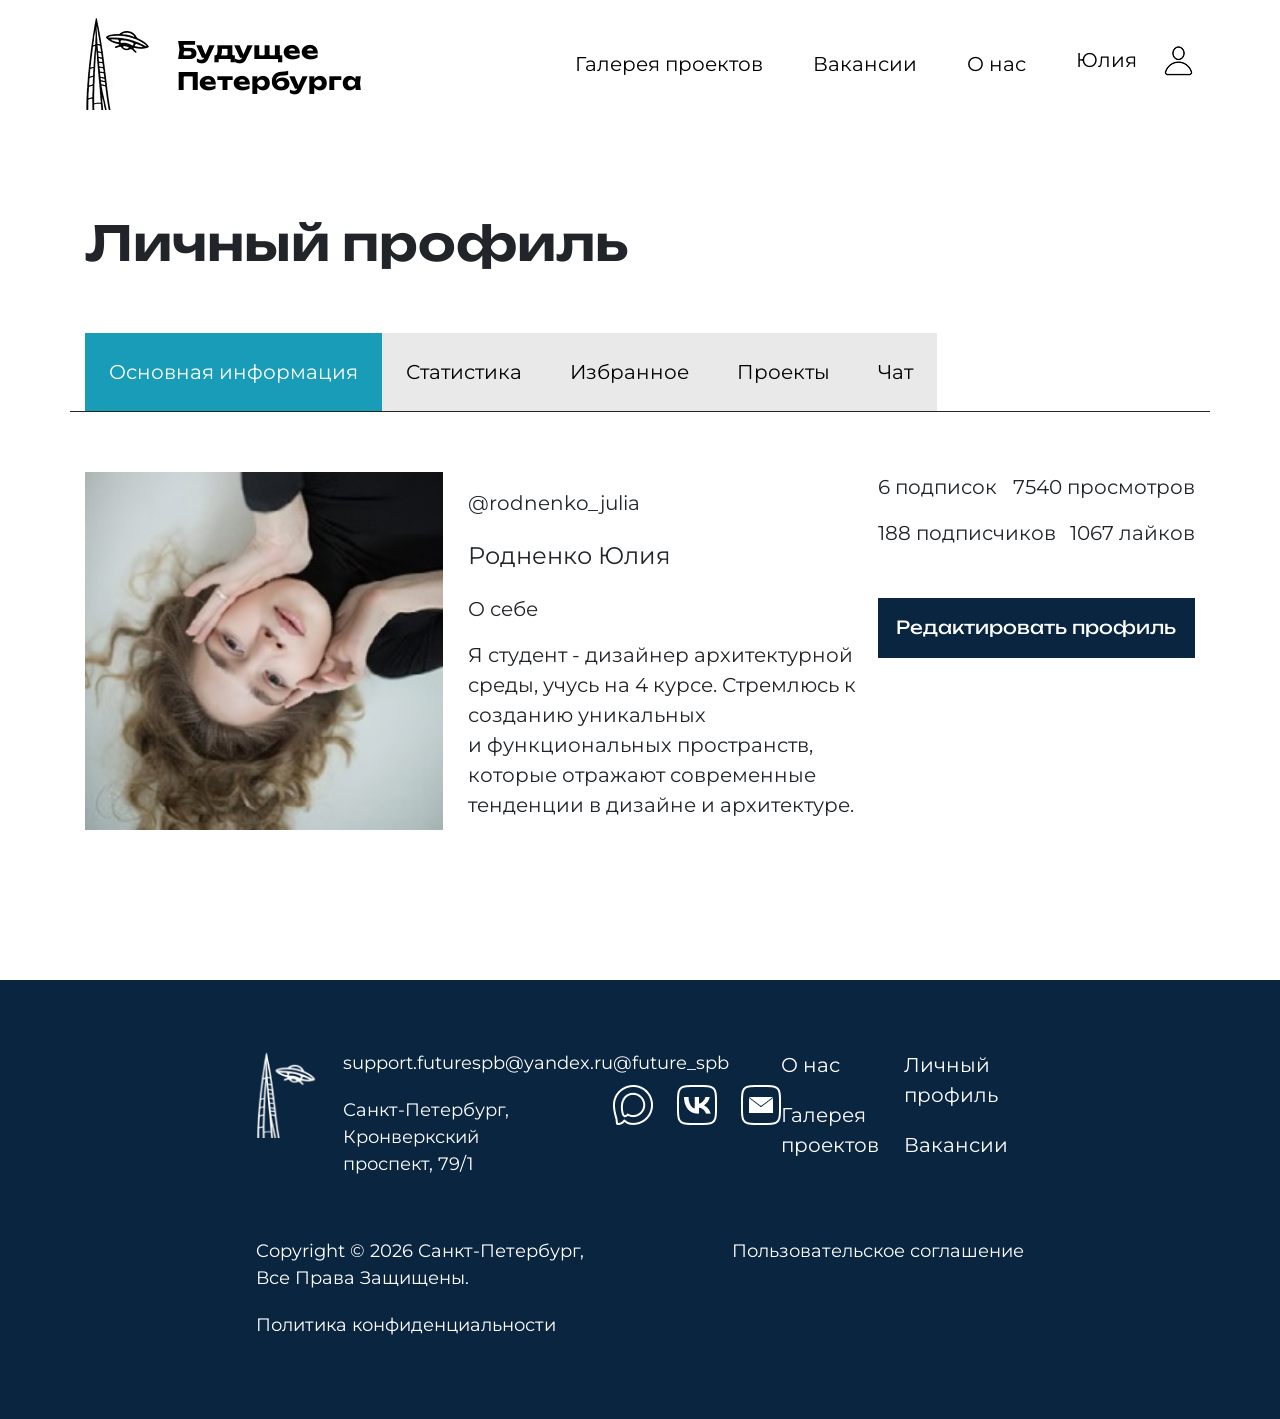
<file: profile.html>
<!DOCTYPE html>
<html lang="en">
<head>
    <meta charset="UTF-8">
    <meta name="viewport" content="width=device-width, initial-scale=1.0">
    <title>Личный профиль</title>
    <link href="https://cdn.jsdelivr.net/npm/bootstrap@5.3.8/dist/css/bootstrap.min.css" rel="stylesheet" integrity="sha384-sRIl4kxILFvY47J16cr9ZwB07vP4J8+LH7qKQnuqkuIAvNWLzeN8tE5YBujZqJLB" crossorigin="anonymous">
    <link href="https://fonts.googleapis.com/css?family=Unbounded" rel="stylesheet">
    <link rel="stylesheet" href="style.css"> 
</head>
<body>
    <div class="container">
         <header class="shapka">
                <div class="logo">
                    <img class="logo_img" src="img/Group 239.png" alt="logo">
                    <h2><a href="index.html">Будущее<br>Петербурга</a></h2>
                </div>
                <nav class="navigation">
                    <input type="checkbox" id="burger-checkbox" class="burger-checkbox">
                    <label for="burger-checkbox" class="burger-icon">
                        <span></span>
                        <span></span>
                        <span></span>
                    </label>
                    <ul class="nav-menu">
                        <li><a href="gallery.html">Галерея проектов</a></li>
                        <li><a href="jobs.html">Вакансии</a></li>
                        <li><a href="about_us.html">О нас</a></li>
                        <li>
                            <div class="profile_shapka">
                                <a href="profile.html">Юлия</a>
                                <img class="profile_icon" src="img/UserMale.png" alt="icon_profile">
                            </div>
                        </li>
                    </ul>
                </nav>
        </header>
    </div>
    <div class="container">
        <section id="block1" class="block1">
            <h2 class="nameh2">Личный профиль</h2>
            <div class="row">
                <div class="navigation_profile">
                    <div class="navigation_n1">Основная информация</div>
                    <div class="navigation_n">Статистика</div>
                    <div class="navigation_n">Избранное</div>
                    <div class="navigation_n">Проекты</div>
                    <div class="navigation_n">Чат</div>
                </div>
                <hr class="hr_navigation_profile">
            </div>
            <div class="profile_block1">
                <div class="profile_block1_n1">
                    <img class="img_profile" src="img/profileimg.jpg" alt="profileimg">
                </div>
                <div class="profile_block1_n2">
                    <div class="profile_block1_n_1">
                        <p class="username1">@rodnenko_julia</p>
                        <h3>Родненко Юлия</h3>
                        <div class="about_me">
                            <p>О себе</p>
                            <p>Я студент - дизайнер архитектурной среды, учусь на 4 курсе. Стремлюсь к созданию уникальных и&nbsp;функциональных пространств, которые отражают современные тенденции в дизайне и&nbsp;архитектуре.</p>
                        </div>
                    </div>
                    <div class="profile_block1_n_2">
                        <div class="profile_inff">
                            <div class="profile_inf">
                                <p>6 подписок</p>
                                <p>7540 просмотров</p>
                            </div>
                            <div class="profile_inf">
                                <p>188 подписчиков</p>
                                <p>1067 лайков</p>
                            </div>
                        </div>
                        <button class="button_profile1">Редактировать профиль</button>
                    </div>
                    </div>
                </div>
        </section>

        <section id="block2" class="block_n">
            <div class="row">
                <div class="navigation_profile">
                    <div class="navigation_n">Основная информация</div>
                    <div class="navigation_n1">Статистика</div>
                    <div class="navigation_n">Избранное</div>
                    <div class="navigation_n">Проекты</div>
                    <div class="navigation_n">Чат</div>
                </div>
                <hr class="hr_navigation_profile">
            </div>

            <div class="profile_block2">
                <h3 class="h3_profile">Ваш охват</h3>
                <div class="stat">
                    <div class="stat1">
                        <p class="stat_num">7540</p>
                        <hr>
                        <p>Просмотры постов</p>
                    </div>
                    <div class="stat1">
                        <p class="stat_num">1067</p>
                        <hr>
                        <p>Лайки</p>
                    </div>
                    <div class="stat1">
                        <p class="stat_num">95</p>
                        <hr>
                        <p>Комментарии</p>
                    </div>
                    <div class="stat1">
                        <p class="stat_num">490</p>
                        <hr>
                        <p>Уникальные зрители</p>
                    </div>
                </div>
            </div>
            <div class="filter2">
                    <p>Статистика за неделю 30.03 - 05.04</p>
                    <img class="arrowdownimg" src="img/arrow_down.png" alt="icon_arrow_down">
                </div>
                <div class="statiss">
                    <div class="statiss1">
                        <img class="img_profile1" src="img/graphic1.png" alt="graphic1">
                        <div class="numbers">
                            <p>19</p>
                            <p>15</p>
                            <p>12</p>
                            <p>20</p>
                            <p>11</p>
                            <p>11</p>
                        </div>
                        <h3 class="inf_stat">Просмотры профиля</h3>
                    </div>
                    <div class="statiss1">
                        <img class="img_profile1" src="img/graphic2.png" alt="graphic2">
                        <div class="numbers">
                            <p>10</p>
                            <p>15</p>
                            <p>18</p>
                            <p>28</p>
                            <p>28</p>
                        </div>
                        <h3 class="inf_stat">Рост подписчиков</h3>
                    </div>
                    <div class="statiss1">
                        <img class="img_profile2" src="img/popproject1.png" alt="gallery_project8">
                        <h3 class="inf_stat">Наиболее популярный проект</h3>
                    </div>
                </div>  
        </section>

        <section id="block3" class="block_n">
            <div class="row">
                <div class="navigation_profile">
                    <div class="navigation_n">Основная информация</div>
                    <div class="navigation_n">Статистика</div>
                    <div class="navigation_n1">Избранное</div>
                    <div class="navigation_n">Проекты</div>
                    <div class="navigation_n">Чат</div>
                </div>
                <hr class="hr_navigation_profile">
            </div>

            <div class="profile_block3">
                <div class="izbrannoe_cont">
                    <div class="izbrannoe_card">
                        <div class="images">
                            <img class="img_profile3" src="img/gazprom.jpg" alt="profile_heart1">
                            <img class="cross" src="img/crosswhite.png" alt="cross1">
                        </div>
                        <div class="inf_heart">
                            <p class="medium-24">Газпром-сити</p>
                            <p>Fuksas Associati S.R.L</p>
                        </div>
                    </div>

                    <div class="izbrannoe_card">
                        <div class="images">
                            <img class="img_profile3" src="img/filat.png" alt="profile_heart1">
                            <img class="cross" src="img/crosswhite.png" alt="cross1">
                        </div>
                        <div class="inf_heart">
                            <p class="medium-24">Филат</p>
                            <p>Хортоломей Михаил</p>
                        </div>
                    </div>

                    <div class="izbrannoe_card">
                        <div class="images">
                            <img class="img_profile3" src="img/usadba.png" alt="profile_heart1">
                            <img class="cross" src="img/crossblack.png" alt="cross2">
                        </div>
                        <div class="inf_heart">
                            <p class="medium-24">Усадьба</p>
                            <p>Элизабет К.</p>
                        </div>
                    </div>

                    <div class="izbrannoe_card">
                        <div class="images">
                            <img class="img_profile3" src="img/popproject3.png" alt="profile_heart1">
                            <img class="cross" src="img/crossblack.png" alt="cross2">
                        </div>
                        <div class="inf_heart">
                            <p class="medium-24">Логотип для ресторана</p>
                            <p>Емельянов П.</p>
                        </div>
                    </div>
                </div>
            </div>
        </section>

        <section id="block4" class="block_n">
            <div class="row">
                <div class="navigation_profile">
                    <div class="navigation_n">Основная информация</div>
                    <div class="navigation_n">Статистика</div>
                    <div class="navigation_n">Избранное</div>
                    <div class="navigation_n1">Проекты</div>
                    <div class="navigation_n">Чат</div>
                </div>
                <hr class="hr_navigation_profile">
            </div>
            <div class="profile_block4">
                <div class="izbrannoe_cont">
                    <div class="izbrannoe_card">
                        <div class="images">
                            <img class="img_profile3" src="img/popproject1.png" alt="profile_heart1">
                            <img class="cross" src="img/crosswhite.png" alt="cross1">
                        </div>
                        <div class="inf_heart">
                            <p class="semibold-20">Многоквартирный дом</p>
                            <p>17 июня 2025</p>
                        </div>
                        <button class="button_projectsp">Скрыть в архив</button>
                    </div>

                    <div class="izbrannoe_card">
                        <div class="images">
                            <img class="img_profile3" src="img/kvforyoungerfamily.png" alt="profile_heart1">
                            <img class="cross" src="img/crosswhite.png" alt="cross1">
                        </div>
                        <div class="inf_heart">
                            <p class="semibold-20">Квартира для семьи</p>
                            <p>14 июля 2025 г</p>
                        </div>
                        <button class="button_projectsp">Скрыть в архив</button>
                    </div>

                    <div class="izbrannoe_card">
                        <div class="images">
                            <img class="img_profile3" src="img/darkbedroom.png" alt="profile_heart1">
                            <img class="cross" src="img/crosswhite.png" alt="cross1">
                        </div>
                        <div class="inf_heart">
                            <p class="semibold-20">Спальня с темными оттенками</p>
                            <p>14 июля 2025 г</p>
                        </div>
                        <button class="button_projectsp">Скрыть в архив</button>
                    </div>

                    <div class="izbrannoe_card">
                        <div class="images">
                            <img class="img_profile3" src="img/bathroom.png" alt="profile_heart1">
                            <img class="cross" src="img/crosswhite.png" alt="cross1">
                        </div>
                        <div class="inf_heart">
                            <p class="semibold-20">Визуализация ванной комнаты</p>
                            <p>11 июля 2025 г</p>
                        </div>
                        <button class="button_projectsp">Скрыть в архив</button>
                    </div>

                    <div class="izbrannoe_card">
                        <div class="images">
                            <img class="img_profile3" src="img/visualization of the exterior.png" alt="profile_heart1">
                            <img class="cross" src="img/crosswhite.png" alt="cross1">
                        </div>
                        <div class="inf_heart">
                            <p class="semibold-20">Визуализация экстерьера</p>
                            <p>6 июня 2025 г</p>
                        </div>
                        <button class="button_projectsp">Скрыть в архив</button>
                    </div>
                </div>
            </div>
        </section>

        <section id="block5" class="block_n">
            <div class="row">
                <div class="navigation_profile">
                    <div class="navigation_n">Основная информация</div>
                    <div class="navigation_n">Статистика</div>
                    <div class="navigation_n">Избранное</div>
                    <div class="navigation_n">Проекты</div>
                    <div class="navigation_n1">Чат</div>
                </div>
                <hr class="hr_navigation_profile">
            </div>
            <div class="profile_block5">
                <div class="chatn">
                    <div class="chat_block">
                        <img class="chat_img" src="img/imgchat1.png" alt="chat1">
                        <p>@zh_rogova</p>
                    </div>
                    <img class="done" src="img/done_yes.png" alt="doneyes">
                </div>
                <hr>
                <div class="chatn">
                    <div class="chat_block">
                        <img class="chat_img" src="img/imgchat2.jpg" alt="chat1">
                        <p>@lastorqwerta</p>
                    </div>
                    <img class="done2" src="img/done_no.png" alt="doneno">
                </div>
                <hr>
                <div class="chatn">
                    <div class="chat_block">
                        <img class="chat_img" src="img/imgchat3.png" alt="chat1">
                        <p>@aanywayy</p>
                    </div>
                    <img class="done" src="img/done_yes.png" alt="doneyes">
                </div>
                <hr>
                <div class="chatn">
                    <div class="chat_block">
                        <img class="chat_img" src="img/imgchat4.jpg" alt="chat1">
                        <p>@vvenya</p>
                    </div>
                    <img class="done2" src="img/done_no.png" alt="doneno">
                </div>
                <hr>
            </div>
        </section>
    </div>
    <footer>
        <div class="footer_1">
            <div class="fotter">
                <div class="fotter_logo">
                    <img class="logo_img_footer" src="img/Mask group.png" alt="logo_footeer">
                </div>   
                <div class="contacts_footer">
                    <p>support.futurespb@yandex.ru</p>
                    <p>Санкт-Петербург, Кронверкский<br>проспект, 79/1</p>
                </div> 
            </div>
            <div>
                <p style="margin-bottom: 8px;">@future_spb</p>
                <div class="icons_footer">
                    <img class="iconsfooter" src="img/max_icon_white.png" alt="max">
                    <img class="iconsfooter" src="img/vk_icon_white.png" alt="vk">
                    <img class="iconsfooter" src="img/mail_icon_white.png" alt="mail">
                </div>
            </div>
            <div class="footer_text">
                <p><a href="about_us.html">О нас</a></p>
                <p><a href="gallery.html">Галерея проектов</a></p>
            </div>
            <div class="footer_text">
                <p><a href="profile.html">Личный профиль</a></p>
                <p><a href="jobs.html">Вакансии</a></p>
            </div>
        </div>   
        <div class="footer_2">
            <p>Copyright © 2026 Санкт-Петербург,<br>Все Права Защищены.</p>
            <p>Пользовательское соглашение</p>
            <p>Политика конфиденциальности</p>
        </div>
    </footer>
    <script src="script.js"></script>
</body>
</html>
</file>
<file: style.css>
@import url('https://fonts.googleapis.com/css2?family=Montserrat:ital,wght@0,100..900;1,100..900&display=swap');
.shapka {
    display: flex;
    justify-content: space-between;
    align-items: center;
    flex-wrap: wrap;
    gap: 20px;
    padding: 15px 0;
}
*{
    font-size: 20px;
    font-family: "Montserrat", sans-serif;
    font-weight: 400;
}
.shapka a {
    text-decoration: none;
    color: black;
}
a {
    text-decoration: none;
    color: black; 
}
.logo {
    display: flex;
    align-items: center;
    gap: 25px;
    font-family: "Unbounded";
}
.logo a {
    font-size: 24px;
    font-family: "Unbounded";
    font-weight: bold;
}
.logo h2 {
    line-height: 0.6;
}
.burger-checkbox {
    display: none; 
}
.navigation {
    display: flex;
    justify-content: space-between;
    font-family: "Montserrat", sans-serif;
    font-size: 24px;
}
.navigation ul {
    display: flex;
    gap: 50px;
    list-style: none;
    text-decoration: none;
    margin: 0;
    padding: 0;
}
.navigation li {
    text-decoration: none;
    font-size: 24px;
}
.profile_shapka {
    display: flex;
    justify-content: space-between; 
    font-family: "Montserrat", sans-serif;
    font-size: 24px;
    gap: 25px;
}
/* p {
    font-family: "Montserrat", sans-serif;
    font-size: 22px;
    font-weight: 400;
} */
h1 {
    font-family: "Montserrat", sans-serif;
    font-size: 64px;
}
h2 {
    font-size: 48px;
    font-family: "Unbounded";
    font-weight: 600;
}
h3 {
    font-family:"Montserrat", sans-serif;
    font-size: 24px;
    font-weight: 400;
}
.content {
    width: 60%; /* ноутюук 90%, компьютер 60%*/
    margin: 0 auto;
}
section {
    margin-bottom: 150px;
}
section h2 {
    margin-bottom: 40px;
}

/*ГЛАВНАЯ*/

.block_banner {
    background-color: #F3F3F3;
}
.banner_block {
    text-align: center;
}
.button_homebanner {
    width: 33%;
    height: 60px;
    font-family: "Unbounded";
    font-size: 18px;
    font-weight: 400;
    color: white;
    background-color: #189CB7;
    margin-top: 24px;
    margin-bottom: 55px;
    border: none;
}
.img_homebanner {
    width: 100%;
    height: 460px;
    margin-top: 60px;
    margin-bottom: 32px;
}
.stat1 hr {
    border: none;
    background-color: black;
    height: 1pt;
    margin: 8px 8px;
}
.stat {
    display: flex;
    gap: 25px;
    margin-top: 40px;
    margin-bottom: 90px;
}
.stat1 {
    width: 100%;
    text-align: center;
}
.stat_num {
    font-size: 64px;
}
.podzagolovok {
    font-size: 24px;
    font-weight: 600;
    margin-bottom: 24px;
}
.text_light {
    font-weight: 100;
    margin-bottom: 26px;
    margin-right: 24px;
}
.heshtag {
    font-weight: 500;
}
.vozmojnosti {
    display: flex;
    gap: 25px;
}
.vozmojnosti_n {
    width: 100%;
}
.vozmojnosti_n hr {
    border: none;
    background-color: black;
    width: 100%;
    height: 1pt;
    margin: 8px 16px;
}
.vozmojnosti_n li {
    padding: 5px;
    font-family: "Montserrat", sans-serif;
}
.vozmojnosti_img1 {
    width: 100%;
    height: 300px;
    object-fit: cover;
    margin-top: 25px;
}
.vozmojnosti_img2 {
    width: 100%;
    height: 330px;
    object-fit: cover;
    margin-bottom: 25px;
}
.popular_projects {
    display: flex;
    justify-content: space-between;
    gap: 25px;
}
.popprojectimg {
    width: 100%;
    height: 300px;
    margin-bottom: 16px;
    object-fit: cover;
}
.button_popproject {
    width: 90%;
    height: 60px;
    color:white;
    background-color: #0A2540;
    margin-bottom: 24px;
    font-family: "Unbounded";
    font-size: 18px;
    font-weight: 400;
    border: none;
}
.button_popproject_block {
    text-align: center;
}
.popular_project {
    width: 100%;
    text-align:left;
    background-color: #E9E9E9;
}
.popular_project p {
    margin-left: 24px;
}
.novosti {
    display: flex;
    gap: 25px;
}
.novost {
    background-color: #E9E9E9;
    width: 100%;
}
.novost_text p {
    margin-left: 24px;
}
.novost_img {
    width: 100%;
    height: 310px;
    object-fit: cover;
    margin-bottom: 24px;
}
.novost_inf {
    display: flex;
    justify-content: space-between;
    margin-right:24px ;
    color: #0A2540;
    opacity: 0.6;

    margin-top: 16px;
}
.partners {
    display: flex;
    gap: 25px;
}
.partner_n {
    width: 100%;
}
.partnerimg {
    width: 100%;
    height: 440px;
    object-fit: cover;
    margin-bottom: 16px;
}
.button_partners {
    width: 100%;
    height: 60px;
    background-color: #0A2540;
    color: white;
    margin-top: 16px;
    font-family: "Unbounded";
    font-size: 18px;
    font-weight: 400;
    border: none;
}
footer p {
    font-size: 18px;
}
footer {
    background-color: #0A2540;
    color: white;
    
}
.footer_1 {
    display: flex;
    width: 60%; /* ноутюук 90%, компьютер 60%*/
    margin: 0 auto;
    justify-content: space-between;
    padding-top: 70px;
}
.footer_2 {
    display: flex;
    flex-wrap: wrap;
    justify-content: space-between;
    width: 60%;  /* ноутюук 90%, компьютер 60%*/
    margin: 0 auto;
    padding-bottom: 60px;
    margin-top: 40px;
}
.logo_img_footer {
    height: 88px;
}
.contacts_footer {
    gap: 8px;
}
.fotter {
    display: flex;
    gap: 25px;
}
.footer_text {
    gap: 8px; 
}
.footer_text a {
    text-decoration: none;
    color: white;
}
.icons_footer {
    display: flex;
    gap: 24px;
}

/*ГАЛЕРЕЯ*/

.nameh2 {
    margin-top: 90px;
    margin-bottom: 60px;
}
.filter1 {
    display: grid;
    grid-template-columns: auto 1fr;
    align-items: baseline;
    gap: 16px;
}
select {
    font-family: "Montserrat", sans-serif;
    font-size: 20px;
    border: none;
}
option {
    border: none;
}
.arrowdownimg {
    width: 2%;
    height: 10px;
}
.filterr {
    border: none;
    background-color: black;
    height: 1pt;
    width: 100%;
    margin-top: 0;
    margin-bottom: 24px;
}
.grid_gallery {
    display: grid;
    grid-template-columns: repeat(4, 1fr);
    grid-template-rows: auto;
    column-gap: 25px;
    row-gap: 60px;
}
.gallery_projects {
    display: grid;
    width: 100%;
    grid-template-rows: auto auto auto; 
}
.article_twolike {
    display: grid;
    grid-template-columns: repeat(2, 1fr);
    gap: 16px;
    align-items: start;
}
.article_stat_n {
    display: grid;
    grid-template-rows: auto auto;
    gap: 4px;
    justify-items: center;
}
.article_text_all {
    display: grid;
    grid-template-columns: auto auto;
    padding-top: 16px;
}
.icons_gallery {
    vertical-align: middle;
    width: 24px;
    height: auto;
}
.article_text {
    display: flex;
    padding-right: 8px;
}
.images {
    position: relative;
}
.heart {
    position: absolute;
    top: 16px;
    right: 16px;
    cursor: pointer;
    z-index: 2;
}
.galleryimg {
    width: 100%;
    height: 310px;
    object-fit: cover;
}
.article_views {
    opacity: 0.6;
    font-size: 22px;
    margin: 0;
}
.gallery_button {
    align-content: center;
    width: 33%;
    height: 60px;
    background-color: #0A2540;
    color: white;
    font-size: 18px;
    font-family: "Unbounded";
    font-weight: 400;
    border: none;
}
.button_gallery {
    margin-top: 60px;
    text-align: center;
}

/* О нас */

.img_aboutcompany1 {
    width: 100%;
    height: 100%;
    object-fit: cover;
}
.img_rucovoditel {
    width: 100%;
    height: 432px;
    object-fit: cover;
    object-position: 0% 15%;
}
.img_sotrudniki {
    width: 100%;
    height: 477px;
    object-fit: cover;
    margin-bottom: 24px;
}

.card {
    border: none;
    --bs-card-spacer-y: 0;
    --bs-card-spacer-x: 0;
}
.card-img-top {
    width: 100%;
    height: 477px;
    object-fit: cover;
    margin-bottom: 24px;
    border-top-left-radius: 0;
    border-top-right-radius: 0;
}
.card.mb-3 {
    border: none;
    margin-bottom: 60px !important;
}

.img-fluid {
    width: 100%;
    height: 432px;
    object-fit: cover;
    object-position: 0% 15%;
}
.card-title {
    font-size: 24px;
    font-weight: 600;
    margin-bottom: 24px;
}
.rounded-start {
    border-bottom-left-radius: 0 !important;
    border-top-left-radius: 0 !important;
}
.medium-24 {
    font-size: 20px;
    font-weight: 500;
}
.icons_media {
    display: flex;
    gap: 24px;
    margin-top: 8px;
}
.text-contacts p {
    padding: 0 0 8px;
    margin: 0;
}
.text-contacts {
    margin-bottom: 24px;

}
@media (min-width: 1400px) {
    .container, .container-lg, .container-md, .container-sm, .container-xl, .container-xxl {
        max-width: 1183px;
    }
}

/* Вакансии */

.imgjobs {
    width: 25%;
    height: 324px;
    object-fit: cover;
}
.button_jobs {
    width: 33%;
    height: 60px;
    background-color: #0A2540;
    color: white;
    font-size: 18px;
    font-family: "Unbounded";
    font-weight: 400;
    border: none;
    margin-top: 12px;
}
.form_l {
    width: 100%;
}
.form_f {
    width: 100%;
}
.applicationimg {
    width: 50%;
    height: 570px;
    object-fit: cover;
}
.forma_appc {
    display: flex;
    gap: 25px;
}
.button_app {
    width: 100%;
    height: 60px;
    background-color: #189CB7;
    color: white;
    font-size: 18px;
    font-family: "Unbounded";
    font-weight: 400;
    border: none;
}
.mb-3 {
    margin-bottom: 16px !important;
}
textarea {
    margin-bottom: 12px;
}
.jobs_name {
    margin-bottom: 16px;
}
.form-control {
  height: 60px;
  display: block;
  width: 100%;
  padding: .375rem .75rem;
  font-weight: 400;
  line-height: 1.5;
  color: black;
  -webkit-appearance: none;
  -moz-appearance: none;
  appearance: none;
  background-color: #E9E9E9;
  background-clip: padding-box;
  border: none;
  border-radius: 0;
  transition: border-color .15s 
ease-in-out, box-shadow .15s 
ease-in-out;
}
.form-control:focus {
  border-color: #189CB7;
  box-shadow: 0 0 0 .15rem #189CB7;
}
.vakansii {

}
.vakansia {
    display: flex;
    flex-direction: column;
    gap: 25px;
}
.vakansia_info {
    display: flex;
    flex-direction: column;
    justify-content: space-between;
}
.vakansia_info_if {
    display: flex;
    justify-content: space-between;
}
.vv {
    display: flex;
    gap:25px;
}
/* Личный профиль */

.navigation_profile {
    display: flex;
}
.navigation_n1 {
    background-color: #189CB7;
    color: white;
    padding: 24px 24px;
    font-family: "Montserrat", sans-serif;
}
.navigation_n {
    background-color: #E9E9E9;
    color: black;
    padding: 24px 24px;
    font-family: "Montserrat", sans-serif;
}
.hr_navigation_profile {
    margin: 0;
    padding: 0;
    opacity: 1;
    margin-bottom: 60px;
}
.img_profile {
    width: 100%;
    height: 100%;
    object-fit: cover;
}
.profile_block1 {
    display: flex;
    gap: 25px;
}
.profile_block1_n1 {
    display: flex;
    width: 33%;
}
.profile_block1_n2 {
    display: flex;
    width: 67%;
}
.profile_block1_n {
    display: flex;
}
.profile_block1_n_1 {
    width: 62%;
}
.profile_block1_n_2 {
    width: 48%;
}
.profile_inf {
    display: flex;
    justify-content: space-between;
}
.button_profile1 {
    width: 100%;
    height: 60px;
    font-size: 18px;
    font-family: "Unbounded";
    font-weight: 400;
    border: none;
    background-color: #0A2540;
    color: white;
    margin-top: 50px;
}
.about_me {
    display: flex;
    flex-direction: column;
    gap: 16px;
    margin-top: 24px;
}
.about_me p {
    margin-bottom: 0px;
}
.username1 {
    margin-top: 16px;
    margin-bottom: 24px;
}
.profile_inff {
    display: flex;
    flex-direction: column;
    gap: 16px;
}
.profile_inf p {
    margin-bottom: 0px;
}
.h3_profile {
    margin-bottom: 40px;
}
.img_profile1 {
    width: 100%;
    height: 289px;
}
.inf_stat {
    margin-top: 40px;
}
.img_profile2 {
    width: 100%;
    height: 289px;
}
.numbers {
    display: flex;
    justify-content: space-around;
    margin-top: 4px;
}
.numbers p {
    font-weight: 100;
}
.filter2 {
    display: grid;
    grid-template-columns: auto 1fr;
    align-items: baseline;
    gap: 16px;
    margin-top: 90px;
    margin-bottom: 40px;
}
.profile_block2 {

}
.statiss {
    display: flex;
    gap: 25px;
}
.profile_block3 {

}
.izbrannoe_cont {
    display: grid;
    column-gap: 25px;
    row-gap: 60px;
    grid-template-columns: repeat(4, 1fr);
    grid-template-rows: auto;
    
}
.izbrannoe_card {
    display: flex;
    flex-direction: column;
    width: 100%;
    
}
.cross {
    position: absolute;
    top: 16px;
    right: 16px;
    cursor: pointer;
    z-index: 2; 
}
.img_profile3 {
    width: 100%;
    height: 265px;
    object-fit: cover;
}
.inf_heart {
    margin-top: 24px;
    display: flex;
    flex-direction: column;
    gap: 8px;
    margin-bottom: auto;
}
.semibold-20 {
    font-weight: 600;
}
.button_projectsp {
    width: 100%;
    height: 60px;
    font-size: 18px;
    font-family: "Unbounded";
    font-weight: 400;
    border: none;
    background-color: #E9E9E9;
    color: black;
    margin-top: 16px;
}
.chat_block {
    display: flex;
    gap: 45px;
    align-items: center;
}
.chat_img {
    border-radius: 150px;
    height: 70px;
}
.chatn {
    display: flex;
    justify-content: space-between;
    align-items: center;
}
.done {
    height: 40px;
}
.done2 {
    height: 22px;
}

/* адаптив планшет */

@media (min-width: 768px) and (max-width: 991px) {
    body {
    font-size: 18px;
    font-family: "Montserrat", sans-serif;
}
    * {
        font-size: 18px;
    }
    .shapka {
        display: flex;
        justify-content: space-between;
        align-items: center;
        flex-wrap: wrap;
        gap: 20px;
        padding: 15px 0;
    }
    .shapka a {
        text-decoration: none;
        color: black;
}
    .logo {
        display: flex;
        align-items: center;
        gap: 25px;
        font-family: "Unbounded";
    }
    .burger-checkbox {
        display: none;
    }
    .burger-icon {
        display: flex;
        flex-direction: column;
        width: 30px;
        height: 22px;
        justify-content: space-between;
    }
    .burger-icon span {
        height: 3px;
        width: 100%;
        background-color: black;
    }
    .nav-menu {
        display: none !important;
        flex-direction: column !important;
        width: 100%;
        background-color: white;
        align-items: center;
        padding: 20px 0;
        margin-top: 20px;
        border-top: 1px solid #eee;
    }
    .nav-menu li {
        margin: 10px 0;
        width: 100%;
        text-align: center;
    }
    .burger-checkbox:checked ~ .nav-menu {
        display: flex !important;
    }
    .navigation ul {
        gap: 0 !important;
    }
    .logo a {
        font-size: 18px;
        font-family: "Unbounded";
        font-weight: bold;
}
    .logo h2 {
        line-height: 0.9;
}
    .navigation {
        flex-wrap: wrap;
        display: flex;
        justify-content: flex-end;
        font-family: "Montserrat", sans-serif;
        font-size: 18px;
    }
    .navigation ul {
        display: flex;
        gap: 50px;
        list-style: none;
        text-decoration: none;
        margin: 0;
        padding: 0;
        position: absolute;
        top: 120px;
        left: 4px;
        z-index: 10;
    }
    .navigation li {
        display: flex;
        justify-content: flex-end;
        text-decoration: none;
        font-size: 18px;
        margin-right: 84px;
    }
    .profile_shapka {
        display: flex;
        justify-content: flex-end;
        justify-content: space-between; 
        font-family: "Montserrat", sans-serif;
        font-size: 24px;
        gap: 8px;
    }
    h1 {
        font-family: "Montserrat", sans-serif;
        font-size: 24px;
}
    h2 {
        font-size: 24px;
        font-family: "Unbounded";
        font-weight: 600;
}
    h3 {
        font-family:"Montserrat", sans-serif;
        font-size: 20px;
        font-weight: 400;
}
    .content {
        width: 90%; /* ноутюук 90%, компьютер 60%*/
        margin: 0 auto;
    }
    section {
        margin-bottom: 65px;
}
    section h2 {
        margin-bottom: 35px;
}
    /*ГЛАВНАЯ*/

    .block_banner {
        background-color: #F3F3F3;
}
    .banner_block {
        text-align: center;
}
    .button_homebanner {
        width: 50%;
        height: 44px;
        font-family: "Unbounded";
        font-size: 16px;
        font-weight: 400;
        color: white;
        background-color: #189CB7;
        margin-top: 24px;
        margin-bottom: 24px;
        border: none;
}
    .img_homebanner {
        width: 100%;
        height: 400px;
        margin-top: 24px;
        margin-bottom: 24px;
}
    .stat1 hr { 
        border: none;
        background-color: black;
        height: 1pt;
        margin: 8px 8px;
    }
    .stat {
        display: flex;
        flex-wrap: wrap; 
        gap: 20px;
        margin-top: 32px;
        margin-bottom: 35px; 
    }
    .stat1 {
        width: 48%;
        text-align: center;
}
    .stat_num {
        font-size: 40px;
}
    .podzagolovok {
        font-size: 20px;
        font-weight: 600;
        margin-bottom: 24px; /* подумать */
}   
    .text_light {
        font-weight: 100;
        margin-bottom: 26px;
        margin-right: 24px;
    }
    .heshtag {
        font-weight: 500;
}
    .vozmojnosti {
        display: flex;
        gap: 20px;
    }
    .vozmojnosti_n {
        width: 100%;
}
    .vozmojnosti_n hr {
        border: none;
        background-color: black;
        width: 100%;
        height: 1pt;
        margin: 8px 16px;  /* подумать */
}
    .vozmojnosti_n li {
        padding: 5px; /* подумать */
        font-family: "Montserrat", sans-serif;
    }
    .vozmojnosti_img1 {
        width: 100%;
        height: 400px; /* подумать */
        object-fit: cover;
        margin-top: 24px;
}
    .vozmojnosti_img2 {
        width: 100%;
        height: 430px; /* подумать */
        object-fit: cover;
        margin-bottom: 44px;
}
    .popular_projects {
    display: flex;
    overflow-x: auto;
    overflow-y: hidden;
    scroll-snap-type: x mandatory;
    scroll-behavior: smooth;
    width: 768px;
    max-width: 100%;
    margin: 50px auto;
    padding: 10px;
    justify-content: space-between;
    gap: 20px;
    align-items: stretch;
    }
    .popprojectimg {
        width: 100%;
        height: 100%; 
        margin-bottom: 16px;
        object-fit: cover;
    }
    .button_popproject {
        width: 90%;
        height: 44px;
        color:white;
        background-color: #0A2540;
        margin-bottom: 24px;
        font-family: "Unbounded";
        font-size: 16px;
        font-weight: 400;
        border: none;
}
    .button_popproject_block {
        text-align: center;
}
    .popular_project {
        width: 100%;
        min-width: 80%;
        max-width: 80%;
        flex-shrink: 0;
        scroll-snap-align: start;
        text-align:left;
        background-color: #E9E9E9;
}
    .popular_project p {
        margin-left: 18px;
}
    .novosti {
        display: flex;
        gap: 20px;
        align-items: stretch;
}
    .novost {
        background-color: #E9E9E9;
        width: 48%;
        display: flex;
        flex-direction: column;

}
    .novost_text p {
        flex-grow: 1;
        margin-left: 0;
        margin-bottom: 12px;
}
    .novost_text {
        display: flex;
        flex-direction: column;
        flex-grow: 1;
        padding: 16px; 
    }
    .novost_img {
        width: 100%;
        height: 264px; /* подумать */
        object-fit: cover;
        margin-bottom: 16px;
        flex-shrink: 0;
}
    .novost_inf {
        display: flex;
        justify-content: space-between;
        margin-right: 0;
        color: #0A2540;
        opacity: 0.6;
        margin-top: auto;
    }
    .partners {
        display: flex;
        gap: 20px;
        overflow-x: auto;
        overflow-y: hidden;
        scroll-snap-type: x mandatory;
        scroll-behavior: smooth;
        width: 768px;
        max-width: 100%;
        margin: 50px auto;
        padding: 10px;

}
    .partner_n {
        width: 100%;
        min-width: 80%;
        max-width: 80%;
        flex-shrink: 0;
        scroll-snap-align: start;
}
    .partnerimg {
        width: 100%;
        height: 440px;
        object-fit: cover;
        margin-bottom: 16px;
    }
    .button_partners {
        width: 100%;
        height: 44px;
        background-color: #0A2540;
        color: white;
        margin-top: 16px;
        font-family: "Unbounded";
        font-size: 16px;
        font-weight: 400;
        border: none;
}
    footer p {
        font-size: 16px; /* подумать */
}
    footer {
        background-color: #0A2540;
        color: white;
        
}
    .footer_1 {
        display: flex;
        gap: 40px;
        flex-wrap: wrap;
        width: 90%; /*90%*/
        margin: 0 auto;
        justify-content: space-between;
        padding-top: 70px; /* подумать */
    }
    .footer_2 {
        display: flex;
        column-gap: 150px;
        justify-content: space-between;
        width: 90%;  /*90%*/
        margin: 0 auto;
        padding-bottom: 60px;
        margin-top: 40px; /* подумать */
    }
    .logo_img_footer {
        height: 61px; /* подумать */
}
    .contacts_footer {
        gap: 8px;
    }
    .fotter {
        display: flex;
        gap: 25px;
    }
    .footer_text {
        gap: 8px; 
}
    .footer_text a {
        text-decoration: none;
        color: white;
}
    .icons_footer {
        display: flex;
        gap: 8px;
    }
    /*ГАЛЕРЕЯ*/

    .nameh2 {
        margin-top: 45px;
        margin-bottom: 35px;
}
    .filter1 {
        display: grid;
        grid-template-columns: auto 1fr;
        align-items: baseline;
        gap: 16px;
}
    select {
        font-family: "Montserrat", sans-serif;
        font-size: 18px;
        border: none;
}
    option {
        border: none;
}
    .arrowdownimg {
        width: 2%;
        height: 10px;
}
    .filterr {
        border: none;
        background-color: black;
        height: 1pt;
        width: 100%;
        margin-top: 0;
        margin-bottom: 20px;
}
    .grid_gallery {
        display: grid;
        grid-template-columns: repeat(2, auto);
        grid-template-rows: auto;
        column-gap: 20px;
        row-gap: 35px;
}
    .gallery_projects {
        display: grid;
        width: 100%;
        grid-template-rows: auto auto auto; 
}
    .article_twolike {
        display: grid;
        grid-template-columns: repeat(2, auto);
        gap: 16px;
        align-items: start;
        justify-items: end;
        justify-content: end;
}
    .article_stat_n {
        display: grid;
        grid-template-rows: auto auto;
        gap: 8px;
        justify-items: center;
}
    .article_text_all {
        display: grid;
        grid-template-columns: auto auto;
        padding-top: 16px;
}
    .icons_gallery {
        vertical-align: middle;
        width: 20px;
        height: auto;
}
    .article_text {
        display: flex;
        padding-right: 16px;
}
    .images {
        position: relative;
}
    .heart {
        position: absolute;
        top: 20px;
        right: 20px;
        cursor: pointer;
        z-index: 2;
        width: 24px;
}
    .galleryimg {
        width: 100%;
        height: 335px;
        object-fit: cover;
}
    .article_views {
        opacity: 0.6;
        font-size: 16px;
        margin: 0;
}
    .gallery_button {
        align-content: center;
        width: 50%;
        height: 44px;
        background-color: #0A2540;
        color: white;
        font-size: 16px;
        font-family: "Unbounded";
        font-weight: 400;
        border: none;
}
    .button_gallery {
        margin-top: 35px;
        text-align: center;
}
    /* О нас */

    .img_aboutcompany1 {
        width: 100%;
        height: 100%;
        object-fit: cover;
}
    .img_rucovoditel {
        width: 100%;
        height: 370px;
        object-fit: cover;
        object-position: 0% 25%;
}
    .img_sotrudniki {
        width: 100%;
        height: 477px;
        object-fit: cover;
        margin-bottom: 24px;
    }
    .contactss {
        margin-top: 65px;
        display: flex;
        gap: 20px;
        flex-direction: row;
    }
    .card {
        border: none;
        --bs-card-spacer-y: 0;
        --bs-card-spacer-x: 0;
    }
    .card-img-top {
        width: 100%;
        height: 477px;
        object-fit: cover;
        margin-bottom: 24px;
        border-top-left-radius: 0;
        border-top-right-radius: 0;
    }
    .card.mb-3 {
        border: none;
        margin-bottom: 65px !important;
    }

    .img-fluid {
        width: 100%;
        height: 370px;
        object-fit: cover;
        object-position: 60% 15%;
}
    .card-title {
        font-size: 24px;
        font-weight: 600;
        margin-bottom: 24px;
    }
    .rounded-start {
        border-bottom-left-radius: 0 !important;
        border-top-left-radius: 0 !important;
    }
    .medium-24 {
        font-size: 20px;
        font-weight: 500;
    }
    .icons_media {
        display: flex;
        gap: 20px;
        margin-top: 8px;
    }
    .text-contacts p {
        padding: 0 0 8px;
        margin: 0;
}
    .text-contacts {
        margin-bottom: 24px;
}
    
    .container, .container-md, .container-sm {
        max-width: 720px; /* подумать*/
    }
    .iconsfooter {
        width: 34px;
}

    /* Вакансии */

    .imgjobs {
        width: 37%;
        height: 100%;
        object-fit: cover;
}
    
    .button_jobs {
        width: 62%;
        height: 44px;
        background-color: #0A2540;
        color: white;
        font-size: 16px;
        font-family: "Unbounded";
        font-weight: 400;
        border: none;
        margin-top: 20px;
}
    .form_l {
        width: 48%;
}
    .form_f {
        width: 100%;
        display: flex;
}
    fieldset {
        display: flex;
        flex-wrap: wrap;
        gap: 20px;
}
    .applicationimg {
        width: 100%;
        height: 185px;
        object-fit: cover;
}
    .forma_appc {
        display: flex;
        flex-wrap: wrap;
        gap: 20px;
}
    .button_app {
        width: 48%;
        height: 44px;
        background-color: #189CB7;
        color: white;
        font-size: 18px;
        font-family: "Unbounded";
        font-weight: 400;
        border: none;
        margin-top: -65px;
}
    textarea.form-control {
        height: 104px;
}
    textarea {
        margin-bottom: 0px;
}
    .jobs_name {
        margin-bottom: 20px;
}
    .form-control {
    height: 44px;
    display: block;
    width: 100%;
    padding: .375rem .75rem;
    font-weight: 400;
    line-height: 1.5;
    color: black;
    -webkit-appearance: none;
    -moz-appearance: none;
    appearance: none;
    background-color: #E9E9E9;
    background-clip: padding-box;
    border: none;
    border-radius: 0;
    transition: border-color .15s 
    ease-in-out, box-shadow .15s 
    ease-in-out;
}
    .form-control:focus {
    border-color: #189CB7;
    box-shadow: 0 0 0 .15rem #189CB7;
}
    .vakansia {
        display: flex;
        flex-direction: row;
        gap: 20px;
}
    .vakansia_info {
        display: flex;
        flex-direction: column;
        justify-content: space-between;
}
    .vakansia_info_if {
        display: flex;
        flex-direction: column;
        justify-content: space-between;
}
    .vv {
        display: flex;
        gap:20px;
}

    /* Личный профиль */

    .navigation_profile {
        display: flex;
    }
    .navigation_n1 {
        background-color: #189CB7;
        color: white;
        padding: 20px 20px;
        font-family: "Montserrat", sans-serif;
    }
    .navigation_n {
        background-color: #E9E9E9;
        color: black;
        padding: 20px 20px;
        font-family: "Montserrat", sans-serif;
    }
    .hr_navigation_profile {
        margin: 0;
        padding: 0;
        opacity: 1;
        margin-bottom: 35px;
    }
    .img_profile {
        width: 100%;
        height: 100%;
        object-fit: cover;
}
    .profile_inf {
        display: flex;
        justify-content: space-between;
    }
    .button_profile1 {
        width: 100%;
        height: 44px;
        font-size: 16px;
        font-family: "Unbounded";
        font-weight: 400;
        border: none;
        background-color: #0A2540;
        color: white;
        margin-top: 20px;
    }
    .about_me {
        display: flex;
        flex-direction: column;
        gap: 10px;
        margin-top: 20px;
    }
    .about_me p {
        margin-bottom: 0px;
    }
    .username1 {
        margin-top: 35px;
        margin-bottom: 22px;
    }
    .profile_inff {
        display: flex;
        flex-direction: column;
        gap: 16px;
    }
    .profile_inf p {
        margin-bottom: 0px;
    }
    .h3_profile {
        margin-bottom: 40px;
    }
    .img_profile1 {
        width: 100%;
    }
    .inf_stat {
        margin-top: 40px;
    }
    .img_profile2 {
        width: 100%;
        height: 80%;
    }
    .numbers {
        display: flex;
        justify-content: space-around;
        margin-top: 4px;

    }
    .numbers p {
        font-weight: 100;
    }
    .filter2 {
        display: grid;
        grid-template-columns: auto 1fr;
        align-items: baseline;
        gap: 16px;
        margin-top: 90px;
        margin-bottom: 40px;
    }
    .cross {
        position: absolute;
        top: 16px;
        right: 16px;
        cursor: pointer;
        z-index: 2; 
    }
    .img_profile3 {
        width: 100%;
        height: 265px;
        object-fit: cover;
    }
    .inf_heart {
        margin-top: 24px;
        display: flex;
        flex-direction: column;
        gap: 8px;
    }
    .semibold-20 {
        font-weight: 600;
    }
    .button_projectsp {
        width: 100%;
        height: 44px;
        font-size: 18px;
        font-family: "Unbounded";
        font-weight: 400;
        border: none;
        background-color: #E9E9E9;
        color: black;
        margin-top: 16px;
    }
    .chat_block {
        display: flex;
        gap: 45px;
        align-items: center;
    }
    .chat_img {
        border-radius: 150px;
        height: 70px;
    }
    .chatn {
        display: flex;
        justify-content: space-between;
        align-items: center;
    }
    .done {
        height: 40px;
    }
    .done2 {
        height: 22px;
    }
    /* Личный профиль */

    .profile_block1 {
        display: flex;
        flex-wrap: wrap;
        gap: 25px;
    }
    .profile_block1_n1 {
        display: flex;
        width: 48%;
    }
    .profile_block1_n2 {
        display: flex;
        gap: 20px;
        flex-wrap: wrap;
        width: 48%;
    }
    .profile_block1_n {
        display: flex;
    }
    .profile_block1_n_1 {
        width: 100%;
    }
    .profile_block1_n_2 {
        width: 100%;
    }
    .profile_inf {
        display: flex;
        justify-content: space-between;
    }
    .block_n {
        display: block; 
    }

    .profile_inff {
        display: flex;
        flex-direction: column;
        gap: 16px;
    }
    .profile_inf p {
        margin-bottom: 0px;
    }
    .h3_profile {
        margin-bottom: 40px;
    }
    .img_profile1 {
        width: 100%;
        height: 289px;
    }
    .inf_stat {
        margin-top: 40px;
    }
    .img_profile2 {
        width: 100%;
        height: 289px;
    }
    .profile_block2 {

    }
    .statiss {
        display: flex;
        flex-wrap: wrap;
        gap: 25px;
    }
    .statiss1 {
        width: 48%;
    }
    .profile_block3 {

    }
    .izbrannoe_cont {
        overflow-x: auto;
        scroll-snap-type: x mandatory;
        scroll-behavior: smooth;
        width: 768px;
        max-width: 100%;
        margin: 50px auto;
        display: flex;
        gap: 20px;

    }
    .izbrannoe_card {
        
        display: flex;
        flex-direction: column;
        width: 48%;
        min-width: 48%;
        scroll-snap-align: start;
        flex-shrink: 0;
    }

    .img_profile3 {
        width: 100%;
        height: 265px;
        object-fit: cover;
    }       
}

/* адаптив телефон */

@media (min-width: 360px) and (max-width: 767px) {
    body {
    font-size: 16px;
    font-family: "Montserrat", sans-serif;
}
    * {
        font-size: 16px;
}
    .shapka {
        display: flex;
        justify-content: space-between;
        align-items: center;
        flex-wrap: wrap;
        gap: 8px;
        padding: 15px 0;
    }
    .shapka a {
        text-decoration: none;
        color: black;
}
    .logo {
        display: flex;
        align-items: center;
        gap: 25px;
        font-family: "Unbounded";
    }
    .burger-checkbox {
        display: none;
    }
    .burger-icon {
        display: flex;
        flex-direction: column;
        width: 30px;
        height: 22px;
        justify-content: space-between;
    }
    .burger-icon span {
        height: 3px;
        width: 100%;
        background-color: black;
    }
    .nav-menu {
        display: none !important;
        flex-direction: column !important;
        width: 100%;
        background-color: white;
        align-items: center;
        padding: 20px 0;
        margin-top: 20px;
        border-top: 1px solid #eee;
    }
    .nav-menu li {
        margin: 8px 0;
        width: 100%;
        text-align: center;
    }
    .burger-checkbox:checked ~ .nav-menu {
        display: flex !important;
    }
    .navigation ul {
        gap: 0 !important;
    }
    .logo a {
        font-size: 18px;
        font-family: "Unbounded";
        font-weight: bold;
}
    .logo h2 {
        line-height: 0.9;
}

    .navigation {
        flex-wrap: wrap;
        display: flex;
        justify-content: flex-end;
        font-family: "Montserrat", sans-serif;
        font-size: 16px;
    }
    .navigation ul {
        display: flex;
        gap: 16px;
        list-style: none;
        text-decoration: none;
        margin: 0;
        padding: 0;
        position: absolute;
        top: 115px;
        left: 4px;
        z-index: 10;
    }
    .navigation li {
        display: flex;
        justify-content: flex-end;
        text-decoration: none;
        font-size: 16px;
        margin-right: 36px;
    }
    .profile_shapka {
        display: flex;
        justify-content: flex-end;
        justify-content: space-between; 
        font-family: "Montserrat", sans-serif;
        font-size: 16px;
        gap: 8px;
    }
    h1 {
        font-family: "Montserrat", sans-serif;
        font-size: 28px;
}
    h2 {
        font-size: 24px;
        font-family: "Unbounded";
        font-weight: 600;
}
    h3 {
        font-family:"Montserrat", sans-serif;
        font-size: 22px;
        font-weight: 400;
}
    .content {
        width: 90%; /* ноутюук 90%, компьютер 60%*/
        margin: 0 auto;
    }
    section {
        margin-bottom: 54px;
}
    section h2 {
        margin-bottom: 32px;
}
    /*ГЛАВНАЯ*/

    .block_banner {
        background-color: #F3F3F3;
}
    .banner_block {
        text-align: start;
}
    .button_homebanner {
        width: 100%;
        height: 44px;
        font-family: "Unbounded";
        font-size: 16px;
        font-weight: 400;
        color: white;
        background-color: #189CB7;
        margin-top: 24px;
        margin-bottom: 24px;
        border: none;
}
    .img_homebanner {
        width: 100%;
        height: 452px; /* подумать над высотой картинки*/
        margin-top: 40px;
        margin-bottom: 24px;
}
    .stat1 hr { /* подумать */
        border: none;
        background-color: black;
        height: 1pt;
        margin: 8px 8px;
    }
    .stat {
        display: flex;
        flex-wrap: wrap; 
        gap: 24px;
        margin-top: 24px;
        margin-bottom: 32px; /* подумать */
    }
    .stat1 {
        width: 100%;
        text-align: center;
}
    .stat_num {
        font-size: 40px;
}
    .podzagolovok {
        font-size: 20px;
        font-weight: 600;
        margin-bottom: 24px; /* подумать */
}   
    .text_light {
        font-weight: 100;
        margin-bottom: 26px;
        margin-right: 24px;
    }
    .heshtag {
        font-weight: 500;
}
    .vozmojnosti {
        display: flex;
        flex-wrap: wrap;
        gap: 24px;
}
    .vozmojnosti_n {
        width: 100%;
}
    .vozmojnosti_n hr {
        border: none;
        background-color: black;
        width: 100%;
        height: 1pt;
        margin: 8px 16px;  /* подумать */
}
    .vozmojnosti_n li {
        padding: 5px; /* подумать */
        font-family: "Montserrat", sans-serif;
    }
    .vozmojnosti_img1 {
        width: 100%;
        height: 162px; /* подумать */
        object-fit: cover;
        margin-top: 16px;
}
    .vozmojnosti_img2 {
        width: 100%;
        height: 162px; /* подумать */
        object-fit: cover;
        margin-bottom: 16px;
}
    .popular_projects {

        display: flex;
        overflow-x: auto;
        overflow-y: hidden;
        scroll-snap-type: x mandatory;
        scroll-behavior: smooth;
        width: 768px;
        max-width: 100%;
        margin: 50px auto;
        padding: 10px;
        justify-content: space-between;
        gap: 20px;
        align-items: stretch;
    }
    .popprojectimg {
        width: 100%;
        height: 250px; 
        margin-bottom: 16px;
        object-fit: cover;
    }
    .button_popproject {
        width: 90%;
        height: 44px;
        color:white;
        background-color: #0A2540;
        margin-bottom: 24px;
        font-family: "Unbounded";
        font-size: 16px;
        font-weight: 400;
        border: none;
}
    .button_popproject_block {
        text-align: center;
}
    .popular_project {
        width: 100%;
        min-width: 100%;
        max-width: 100%;
        flex-shrink: 0;
        scroll-snap-align: start;
        text-align:left;
        background-color: #E9E9E9;
}
    .popular_project p {
        margin-left: 18px;
}
    .novosti {
        display: flex;
        overflow-x: auto;
        overflow-y: hidden;
        scroll-snap-type: x mandatory;
        scroll-behavior: smooth;
        width: 390px;
        max-width: 100%;
        margin: 50px auto;
        padding: 10px;
        gap: 20px;
        align-items: stretch;
}
    .novost {
        background-color: #E9E9E9;
        width: 100%;
        display: flex;
        min-width: 100%;
        max-width: 100%;
        flex-shrink: 0;
        scroll-snap-align: start;
        flex-direction: column;
}
    .novost_text p {
        flex-grow: 1;
        margin-left: 0;
        margin-bottom: 12px;
}
    .novost_text {
        display: flex;
        flex-direction: column;
        flex-grow: 1;
        padding: 16px; 
    }
    .novost_img {
        width: 100%;
        height: 264px; /* подумать */
        object-fit: cover;
        margin-bottom: 16px;
        flex-shrink: 0;
}
    .novost_inf {
        display: flex;
        justify-content: space-between;
        margin-right: 0;
        color: #0A2540;
        opacity: 0.6;
        margin-top: auto;
    }
    .partners {
        display: flex;
        overflow-x: auto;
        overflow-y: hidden;
        scroll-snap-type: x mandatory;
        scroll-behavior: smooth;
        width: 390px;
        max-width: 100%;
        margin: 50px auto;
        padding: 10px;
        gap: 20px;
}
    .partner_n {
        width: 100%;
        min-width: 100%;
        max-width: 100%;
        flex-shrink: 0;
        scroll-snap-align: start;
}
    .partnerimg {
        width: 100%;
        height: 440px;
        object-fit: cover;
        margin-bottom: 16px;
    }
    .button_partners {
        width: 100%;
        height: 44px;
        background-color: #0A2540;
        color: white;
        margin-top: 16px;
        font-family: "Unbounded";
        font-size: 16px;
        font-weight: 400;
        border: none;
}
    footer p {
        font-size: 16px; /* подумать */
}
    footer {
        background-color: #0A2540;
        color: white;
        
}
    .footer_1 {
        display: flex;
        gap: 40px;
        flex-wrap: wrap;
        width: 90%; /*90%*/
        margin: 0 auto;
        justify-content: space-between;
        padding-top: 70px; /* подумать */
    }
    .footer_2 {
        display: flex;
        column-gap: 150px;
        justify-content: space-between;
        width: 90%;  /*90%*/
        margin: 0 auto;
        padding-bottom: 60px;
        margin-top: 40px; /* подумать */
    }
    .logo_img_footer {
        height: 61px; /* подумать */
}
    .contacts_footer {
        gap: 8px;
    }
    .fotter {
        display: flex;
        gap: 25px;
    }
    .footer_text {
        gap: 8px; 
}
    .footer_text a {
        text-decoration: none;
        color: white;
}
    .icons_footer {
        display: flex;
        gap: 8px;
    }
    /*ГАЛЕРЕЯ*/

    .nameh2 {
        margin-top: 48px;
        margin-bottom: 32px;
}
    .filter1 {
        display: grid;
        grid-template-columns: auto 1fr;
        align-items: baseline;
        gap: 8px;
}
    select {
        font-family: "Montserrat", sans-serif;
        font-size: 16px;
        border: none;
}
    option {
        border: none;
}
    .arrowdownimg {
        width: 2%;
        height: 10px;
}
    .filterr {
        border: none;
        background-color: black;
        height: 1pt;
        width: 100%;
        margin-top: 0;
        margin-bottom: 16px;
}
    .grid_gallery {
        display: grid;
        grid-template-columns: repeat(1, auto);
        grid-template-rows: auto;
        column-gap: 20px;
        row-gap: 32px;
}
    .gallery_projects {
        display: grid;
        width: 100%;
        grid-template-rows: auto auto auto; 
}
    .article_twolike {
        display: grid;
        grid-template-columns: repeat(2, auto);
        gap: 16px;
        align-items: start;
        justify-items: end;
        justify-content: end;
}
    .article_stat_n {
        display: grid;
        grid-template-rows: auto auto;
        gap: 8px;
        justify-items: center;
}
    .article_text_all {
        display: grid;
        grid-template-columns: auto auto;
        padding-top: 16px;
}
    .icons_gallery {
        vertical-align: middle;
        width: 25px;
        height: auto;
}
    .article_text {
        display: flex;
        padding-right: 16px;
}
    .images {
        position: relative;
}
    .heart {
        position: absolute;
        top: 16px;
        right: 16px;
        cursor: pointer;
        z-index: 2;
        width: 24px;
}
    .galleryimg {
        width: 100%;
        height: 351px;
        object-fit: cover;
}
    .article_views {
        opacity: 0.6;
        font-size: 16px;
        margin: 0;
}
    .gallery_button {
        align-content: center;
        width: 100%;
        height: 44px;
        background-color: #0A2540;
        color: white;
        font-size: 16px;
        font-family: "Unbounded";
        font-weight: 400;
        border: none;
}
    .button_gallery {
        margin-top: 32px;
        text-align: center;
}
    /* О нас */

    .img_aboutcompany1 {
        width: 100%;
        height: 100%;
        object-fit: cover;
}
    
    .img_rucovoditel {
        width: 100%;
        height: 322px;
        object-fit: cover;
        object-position: 0% 25%;
}
    .img_sotrudniki {
        width: 100%;
        height: 477px;
        object-fit: cover;
        margin-bottom: 24px;
    }
    .contactss {
        margin-top: 54px;
        display: flex;
        flex-direction: column;
        gap: 24px;
        
    }
    .row {
        display: flex;
        flex-wrap: wrap;
    }
    .card {
        border: none;
        --bs-card-spacer-y: 0;
        --bs-card-spacer-x: 0;
    }
    .card-img-top {
        width: 100%;
        height: 477px;
        object-fit: cover;
        margin-bottom: 24px;
        border-top-left-radius: 0;
        border-top-right-radius: 0;
    }
    .card.mb-3 {
        border: none;
        margin-bottom: 65px !important;
    }

    .img-fluid {
        width: 100%;
        height: 322px;
        object-fit: cover;
        object-position: 60% 15%;
}
    .card-title {
        font-size: 24px;
        font-weight: 600;
        margin-bottom: 24px;
    }
    .rounded-start {
        border-bottom-left-radius: 0 !important;
        border-top-left-radius: 0 !important;
    }
    .medium-24 {
        font-size: 20px;
        font-weight: 500;
    }
    .icons_media {
        display: flex;
        gap: 20px;
        margin-top: 8px;
    }
    .text-contacts p {
        padding: 0 0 8px;
        margin: 0;
}
    .text-contacts {
        margin-bottom: 24px;
}
    
    .container, .container-md, .container-sm {
        max-width: 720px; /* подумать*/
    }
    .iconsfooter {
        width: 34px;
}

        /* Вакансии */

    .imgjobs {
        width: 100%;
        height: 100%;
        object-fit: cover;
}
    .button_jobs {
        width: 100%;
        height: 44px;
        background-color: #0A2540;
        color: white;
        font-size: 16px;
        font-family: "Unbounded";
        font-weight: 400;
        border: none;
        margin-top: 6px;
}
    .form_l {
        width: 100%;
}
    .form_f {
        width: 100%;
        display: flex;
}
    fieldset {
        display: flex;
        flex-wrap: wrap;
        gap: 24px;
}
    .applicationimg {
        width: 100%;
        height: 185px;
        object-fit: cover;
}
    .forma_appc {
        display: flex;
        flex-wrap: wrap;
        gap: 32px;
}
    .button_app {
        width: 100%;
        height: 44px;
        background-color: #189CB7;
        color: white;
        font-size: 16px;
        font-family: "Unbounded";
        font-weight: 400;
        border: none;
}
    textarea.form-control {
        height: 104px;
}
    textarea {
        margin-bottom: 0px;
}
    .jobs_name {
        margin-bottom: 16px;
}
    .form-control {
    height: 44px;
    display: block;
    width: 100%;
    padding: .375rem .75rem;
    font-weight: 400;
    line-height: 1.5;
    color: black;
    -webkit-appearance: none;
    -moz-appearance: none;
    appearance: none;
    background-color: #E9E9E9;
    background-clip: padding-box;
    border: none;
    border-radius: 0;
    transition: border-color .15s 
    ease-in-out, box-shadow .15s 
    ease-in-out;
}
    .form-control:focus {
    border-color: #189CB7;
    box-shadow: 0 0 0 .15rem #189CB7;
}
    .vakansia {
        display: flex;

        gap: 20px;
}
    .vakansia_info {
        display: flex;
        flex-direction: column;
        justify-content: space-between;
}
    .vakansia_info_if {
        display: flex;
        flex-direction: column;
        justify-content: space-between;
}
    .vv {
        display: flex;
        flex-wrap: wrap;
        gap: 16px;
}

    /* Личный профиль */

    .navigation_profile {
        display: flex;
    }
    .navigation_n1 {
        background-color: #189CB7;
        color: white;
        padding: 20px 20px;
        font-family: "Montserrat", sans-serif;
}
    .navigation_n {
        background-color: #E9E9E9;
        color: black;
        padding: 20px 20px;
        font-family: "Montserrat", sans-serif;
    }
    .hr_navigation_profile {
        margin: 0;
        padding: 0;
        opacity: 1;
        margin-bottom: 35px;
    }
    .img_profile {
        width: 100%;
        height: 100%;
        object-fit: cover;
}
    .profile_inf {
        display: flex;
        justify-content: space-between;
    }
    .button_profile1 {
        width: 100%;
        height: 44px;
        font-size: 16px;
        font-family: "Unbounded";
        font-weight: 400;
        border: none;
        background-color: #0A2540;
        color: white;
        margin-top: 20px;
    }
    .about_me {
        display: flex;
        flex-direction: column;
        gap: 10px;
        margin-top: 20px;
    }
    .about_me p {
        margin-bottom: 0px;
    }
    .username1 {
        margin-top: 35px;
        margin-bottom: 22px;
    }
    .profile_inff {
        display: flex;
        flex-direction: column;
        gap: 16px;
    }
    .profile_inf p {
        margin-bottom: 0px;
    }
    .h3_profile {
        margin-bottom: 40px;
    }
    .img_profile1 {
        width: 100%;
    }
    .inf_stat {
        margin-top: 40px;
    }
    .img_profile2 {
        width: 100%;
        height: 80%;
    }
    .numbers {
        display: flex;
        justify-content: space-around;
        margin-top: 4px;

    }
    .numbers p {
        font-weight: 100;
    }
    .filter2 {
        display: grid;
        grid-template-columns: auto 1fr;
        align-items: baseline;
        gap: 16px;
        margin-top: 90px;
        margin-bottom: 40px;
    }
    .cross {
        position: absolute;
        top: 16px;
        right: 16px;
        cursor: pointer;
        z-index: 2; 
    }
    .img_profile3 {
        width: 100%;
        height: 265px;
        object-fit: cover;
    }
    .inf_heart {
        margin-top: 24px;
        display: flex;
        flex-direction: column;
        gap: 8px;
    }
    .semibold-20 {
        font-weight: 600;
    }
    .button_projectsp {
        width: 100%;
        height: 60px;
        font-size: 18px;
        font-family: "Unbounded";
        font-weight: 400;
        border: none;
        background-color: #E9E9E9;
        color: black;
        margin-top: 16px;
    }
    .chat_block {
        display: flex;
        gap: 45px;
        align-items: center;
    }
    .chat_img {
        border-radius: 150px;
        height: 70px;
    }
    .chatn {
        display: flex;
        justify-content: space-between;
        align-items: center;
    }
    .done {
        height: 40px;
    }
    .done2 {
        height: 22px;
    }
    .img_profile1 {
    width: 100%;
    height: 289px;
    }
.profile_block1 {
        display: flex;
        flex-wrap: wrap;
        gap: 25px;
    }
    .profile_block1_n1 {
        display: flex;
        width: 100%;
    }
    .profile_block1_n2 {
        display: flex;
        gap: 20px;
        flex-wrap: wrap;
        width: 100%;
    }
    .profile_block1_n {
        display: flex;
    }
    .profile_block1_n_1 {
        width: 100%;
    }
    .profile_block1_n_2 {
        width: 100%;
    }
    .profile_inf {
        display: flex;
        justify-content: space-between;
    }
    .block_n {
        display: block; 
    }

    .profile_inff {
        display: flex;
        flex-direction: column;
        gap: 16px;
    }
    .profile_inf p {
        margin-bottom: 0px;
    }
    .h3_profile {
        margin-bottom: 40px;
    }
    .img_profile1 {
        width: 100%;
        height: 289px;
    }
    .inf_stat {
        margin-top: 40px;
    }
    .img_profile2 {
        width: 100%;
        height: 289px;
    }
    .profile_block2 {

    }
    .statiss {
        display: flex;
        flex-wrap: wrap;
        gap: 20px;
    }
    .statiss1 {
        width: 100%;
    }
    .profile_block3 {

    }
.inf_stat {
    margin-top: 40px;
}
.img_profile2 {
    width: 100%;
    height: 289px;
}
.numbers {
    display: flex;
    justify-content: space-around;
    margin-top: 4px;
}
.numbers p {
    font-weight: 100;
}
.filter2 {
    display: grid;
    grid-template-columns: auto 1fr;
    align-items: baseline;
    gap: 16px;
    margin-top: 90px;
    margin-bottom: 40px;
}
.profile_block2 {

}
.statiss {
    display: flex;
    gap: 25px;
}
.profile_block3 {

}
.izbrannoe_cont {
        overflow-x: auto;
        scroll-snap-type: x mandatory;
        scroll-behavior: smooth;
        width: 390px;
        max-width: 100%;
        margin: 50px auto;
        display: flex;
        gap: 20px;

    }
    .izbrannoe_card {
        
        display: flex;
        flex-direction: column;
        width: 100%;
        min-width: 100%;
        scroll-snap-align: start;
        flex-shrink: 0;
    }
}
</file>
